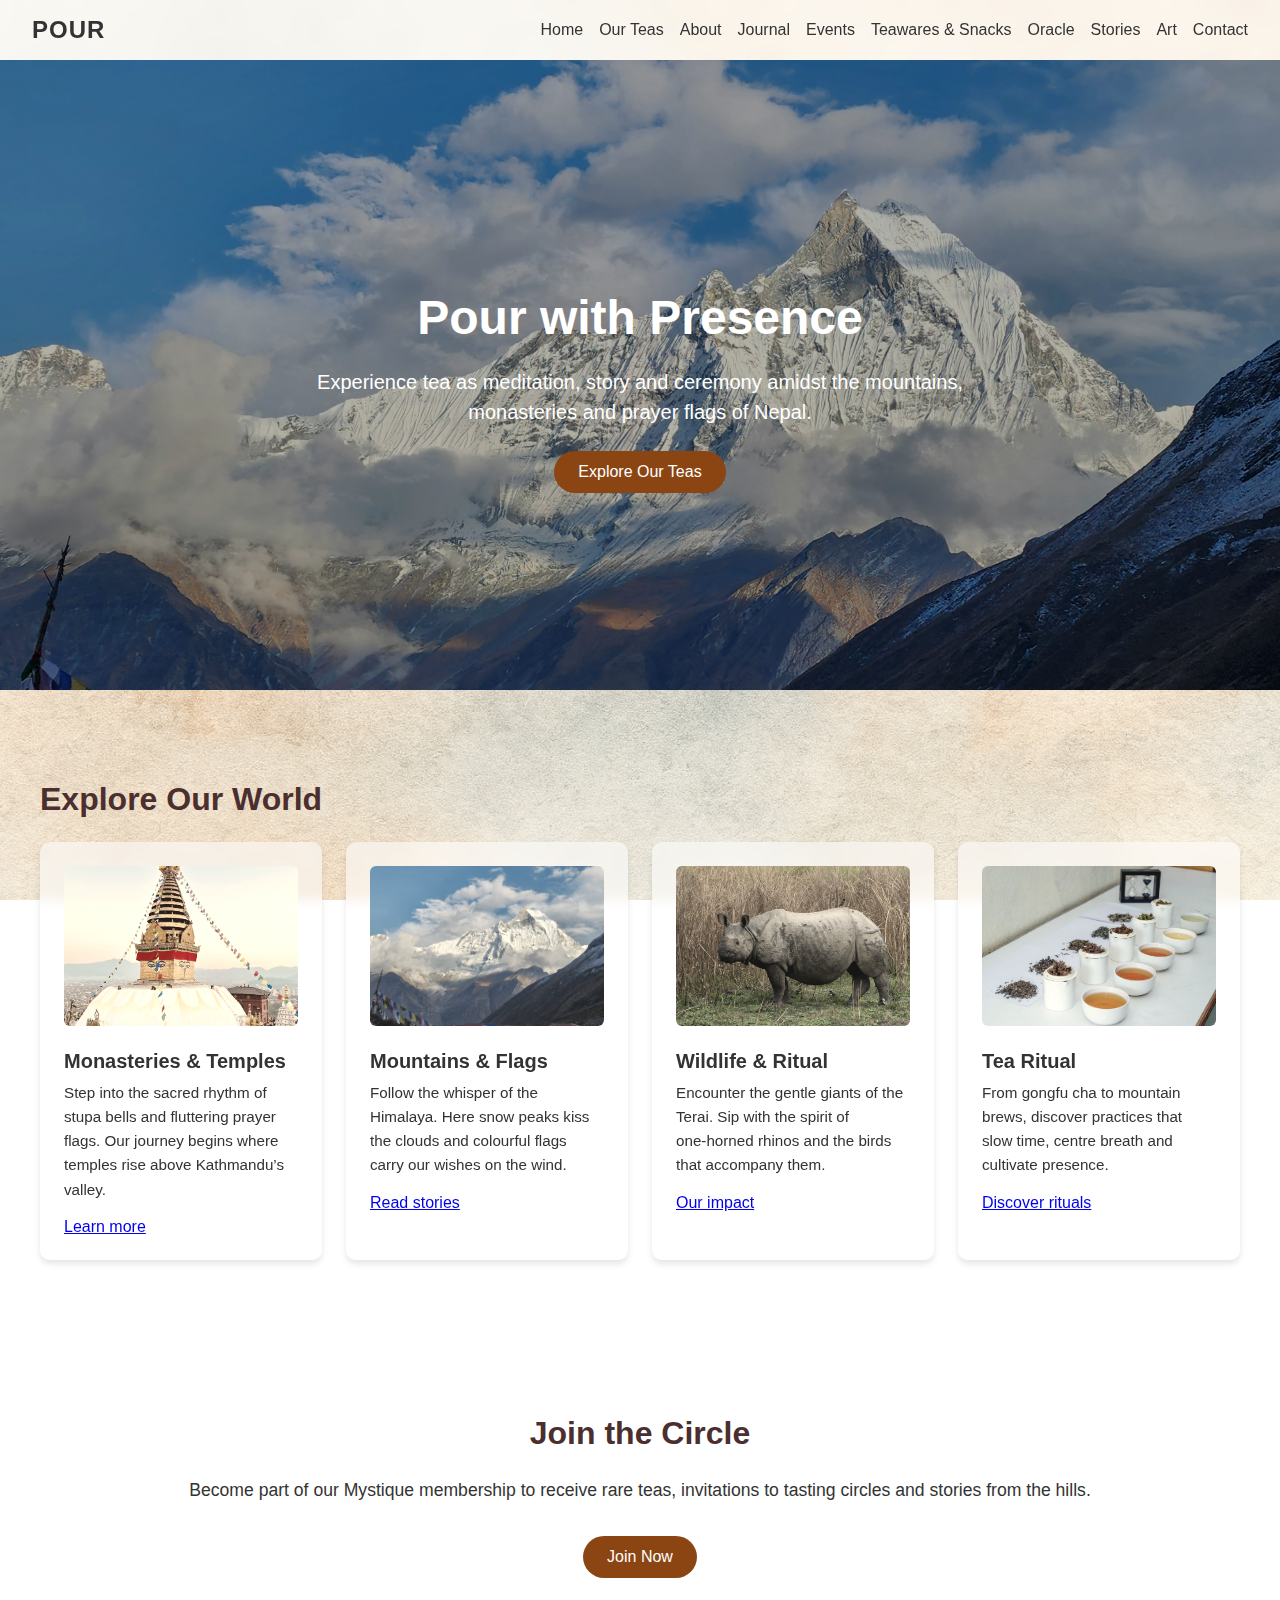
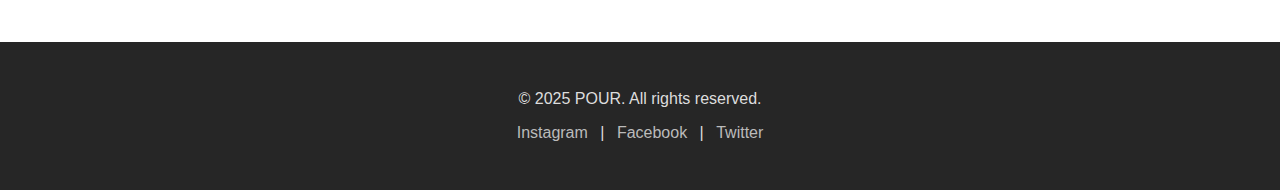
<file: index.html>
<!DOCTYPE html>
<html lang="en">
<head>
  <meta charset="UTF-8" />
  <meta name="viewport" content="width=device-width, initial-scale=1.0" />
  <title>POUR – Pour with Presence</title>
  <link rel="stylesheet" href="style.css" />
</head>
<body>
  <!-- Navigation bar -->
  <nav class="navbar">
    <div class="logo">POUR</div>
    <ul class="nav-links">
      <li><a href="index.html">Home</a></li>
      <li><a href="teas.html">Our Teas</a></li>
      <li><a href="about.html">About</a></li>
      <li><a href="journal.html">Journal</a></li>
      <li><a href="events.html">Events</a></li>
      <li><a href="teaware.html">Teawares &amp; Snacks</a></li>
      <li><a href="oracle.html">Oracle</a></li>
      <li><a href="stories.html">Stories</a></li>
      <li><a href="art.html">Art</a></li>
      <li><a href="contact.html">Contact</a></li>
    </ul>
  </nav>

  <!-- Hero Section -->
  <!-- Home hero uses a photograph of the Himalayan peaks and prayer flags to evoke
       the vastness and spirituality of Nepal.  We position the mountains
       towards the centre to frame the headline. -->
  <header class="hero" style="background-image:url('walter-coppola-M-m-RPiJwFs-unsplash.jpg'); background-position:center 40%; background-size:cover;">
    <div class="hero-content">
      <h1>Pour with Presence</h1>
      <p>Experience tea as meditation, story and ceremony amidst the mountains, monasteries and prayer flags of Nepal.</p>
      <a href="teas.html" class="cta">Explore Our Teas</a>
    </div>
  </header>

  <!-- Features Section -->
  <section class="section">
    <h2>Explore Our World</h2>
    <div class="card-grid">
      <!-- Monasteries & Temples Feature -->
      <div class="card">
        <img src="dinesh-shrestha-BIMR6VkgX7o-unsplash.jpg" alt="Stupa and prayer flags" />
        <h3>Monasteries &amp; Temples</h3>
        <p>Step into the sacred rhythm of stupa bells and fluttering prayer flags. Our journey begins where temples rise above Kathmandu’s valley.</p>
        <a href="about.html" class="button-link">Learn more</a>
      </div>
      <!-- Mountains & Prayer Flags Feature -->
      <div class="card">
        <img src="walter-coppola-M-m-RPiJwFs-unsplash.jpg" alt="Himalayan mountains with prayer flags" />
        <h3>Mountains &amp; Flags</h3>
        <p>Follow the whisper of the Himalaya. Here snow peaks kiss the clouds and colourful flags carry our wishes on the wind.</p>
        <a href="stories.html" class="button-link">Read stories</a>
      </div>
      <!-- Wildlife Feature -->
      <div class="card">
        <img src="martijn-vonk-aZFjQgDK8y0-unsplash.jpg" alt="One‑horned rhino in tall grass" />
        <h3>Wildlife &amp; Ritual</h3>
        <p>Encounter the gentle giants of the Terai. Sip with the spirit of one‑horned rhinos and the birds that accompany them.</p>
        <a href="impact.html" class="button-link">Our impact</a>
      </div>
      <!-- Tea Ritual Feature -->
      <div class="card">
        <img src="nepal-tea-collective-OH33WkJM-zw-unsplash.jpg" alt="Cups of tea and loose leaves" />
        <h3>Tea Ritual</h3>
        <p>From gongfu cha to mountain brews, discover practices that slow time, centre breath and cultivate presence.</p>
        <a href="rituals.html" class="button-link">Discover rituals</a>
      </div>
    </div>
  </section>

  <!-- Call to Action Section -->
  <section class="section" style="text-align:center;">
    <h2>Join the Circle</h2>
    <p>Become part of our Mystique membership to receive rare teas, invitations to tasting circles and stories from the hills.</p>
    <a href="membership.html" class="cta">Join Now</a>
  </section>

  <!-- Footer -->
  <footer class="footer">
    <p>&copy; 2025 POUR. All rights reserved.</p>
    <p>
      <a href="https://instagram.com">Instagram</a> |
      <a href="https://facebook.com">Facebook</a> |
      <a href="https://twitter.com">Twitter</a>
    </p>
  </footer>
</body>
</html>
</file>
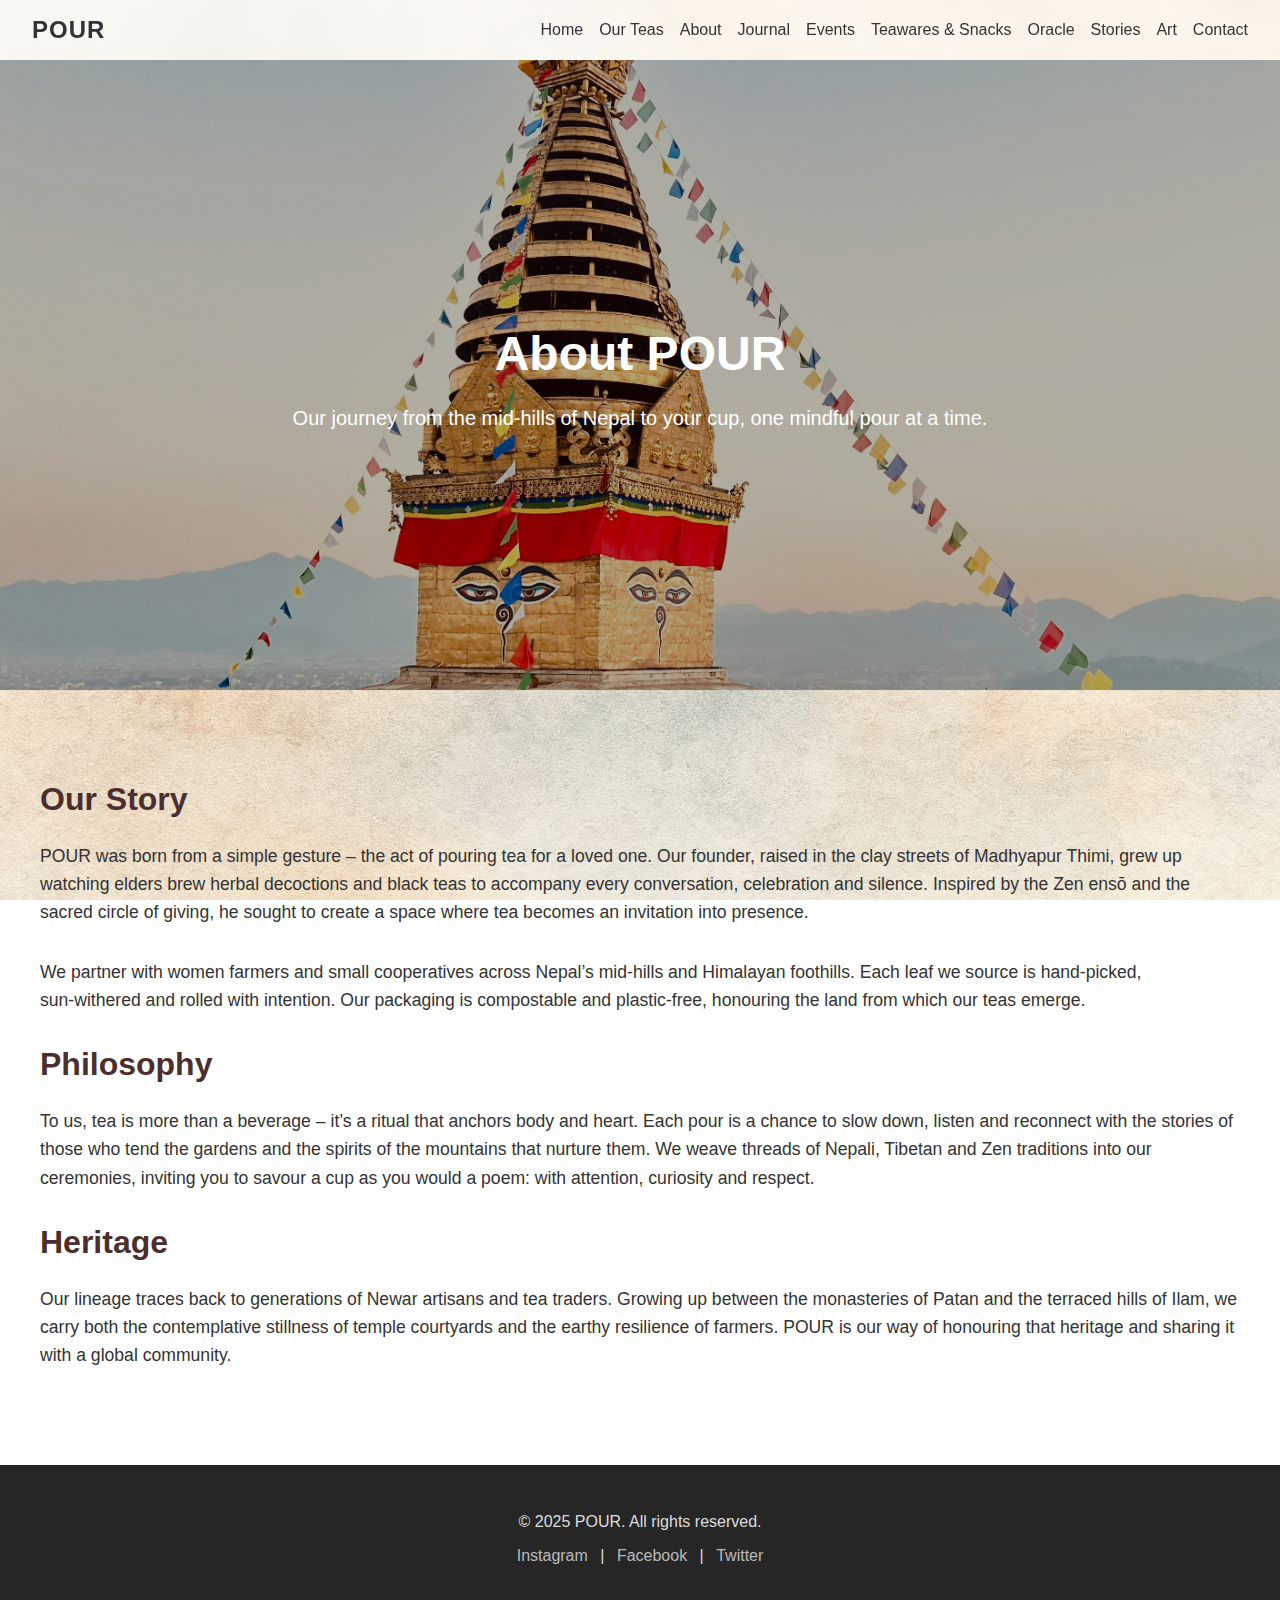
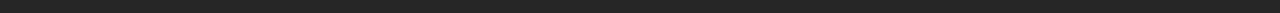
<file: about.html>
<!DOCTYPE html>
<html lang="en">
<head>
  <meta charset="UTF-8" />
  <meta name="viewport" content="width=device-width, initial-scale=1.0" />
  <title>About POUR</title>
  <link rel="stylesheet" href="style.css" />
</head>
<body>
  <nav class="navbar">
    <div class="logo">POUR</div>
    <ul class="nav-links">
      <li><a href="index.html">Home</a></li>
      <li><a href="teas.html">Our Teas</a></li>
      <li><a href="about.html">About</a></li>
      <li><a href="journal.html">Journal</a></li>
      <li><a href="events.html">Events</a></li>
      <li><a href="teaware.html">Teawares &amp; Snacks</a></li>
      <li><a href="oracle.html">Oracle</a></li>
      <li><a href="stories.html">Stories</a></li>
      <li><a href="art.html">Art</a></li>
      <li><a href="contact.html">Contact</a></li>
    </ul>
  </nav>
  <!-- About page hero shows the great stupa of Swayambhunath with prayer flags
       trailing toward the horizon.  We position the image so the spire rises
       beside the heading. -->
  <header class="hero" style="background-image:url('dinesh-shrestha-BIMR6VkgX7o-unsplash.jpg'); background-position:center 40%; background-size:cover;">
    <div class="hero-content">
      <h1>About POUR</h1>
      <p>Our journey from the mid‑hills of Nepal to your cup, one mindful pour at a time.</p>
    </div>
  </header>
  <section class="section">
    <h2>Our Story</h2>
    <p>
      POUR was born from a simple gesture – the act of pouring tea for a loved one. Our founder,
      raised in the clay streets of Madhyapur Thimi, grew up watching elders brew herbal decoctions
      and black teas to accompany every conversation, celebration and silence. Inspired by the Zen
      ensō and the sacred circle of giving, he sought to create a space where tea becomes an
      invitation into presence.
    </p>
    <p>
      We partner with women farmers and small cooperatives across Nepal’s mid‑hills and Himalayan
      foothills. Each leaf we source is hand‑picked, sun‑withered and rolled with intention.
      Our packaging is compostable and plastic‑free, honouring the land from which our teas emerge.
    </p>
    <h2>Philosophy</h2>
    <p>
      To us, tea is more than a beverage – it’s a ritual that anchors body and heart. Each pour
      is a chance to slow down, listen and reconnect with the stories of those who tend the gardens
      and the spirits of the mountains that nurture them. We weave threads of Nepali, Tibetan and
      Zen traditions into our ceremonies, inviting you to savour a cup as you would a poem: with
      attention, curiosity and respect.
    </p>
    <h2>Heritage</h2>
    <p>
      Our lineage traces back to generations of Newar artisans and tea traders. Growing up between
      the monasteries of Patan and the terraced hills of Ilam, we carry both the contemplative
      stillness of temple courtyards and the earthy resilience of farmers. POUR is our way of
      honouring that heritage and sharing it with a global community.
    </p>
  </section>
  <footer class="footer">
    <p>&copy; 2025 POUR. All rights reserved.</p>
    <p>
      <a href="https://instagram.com">Instagram</a> |
      <a href="https://facebook.com">Facebook</a> |
      <a href="https://twitter.com">Twitter</a>
    </p>
  </footer>
</body>
</html>
</file>
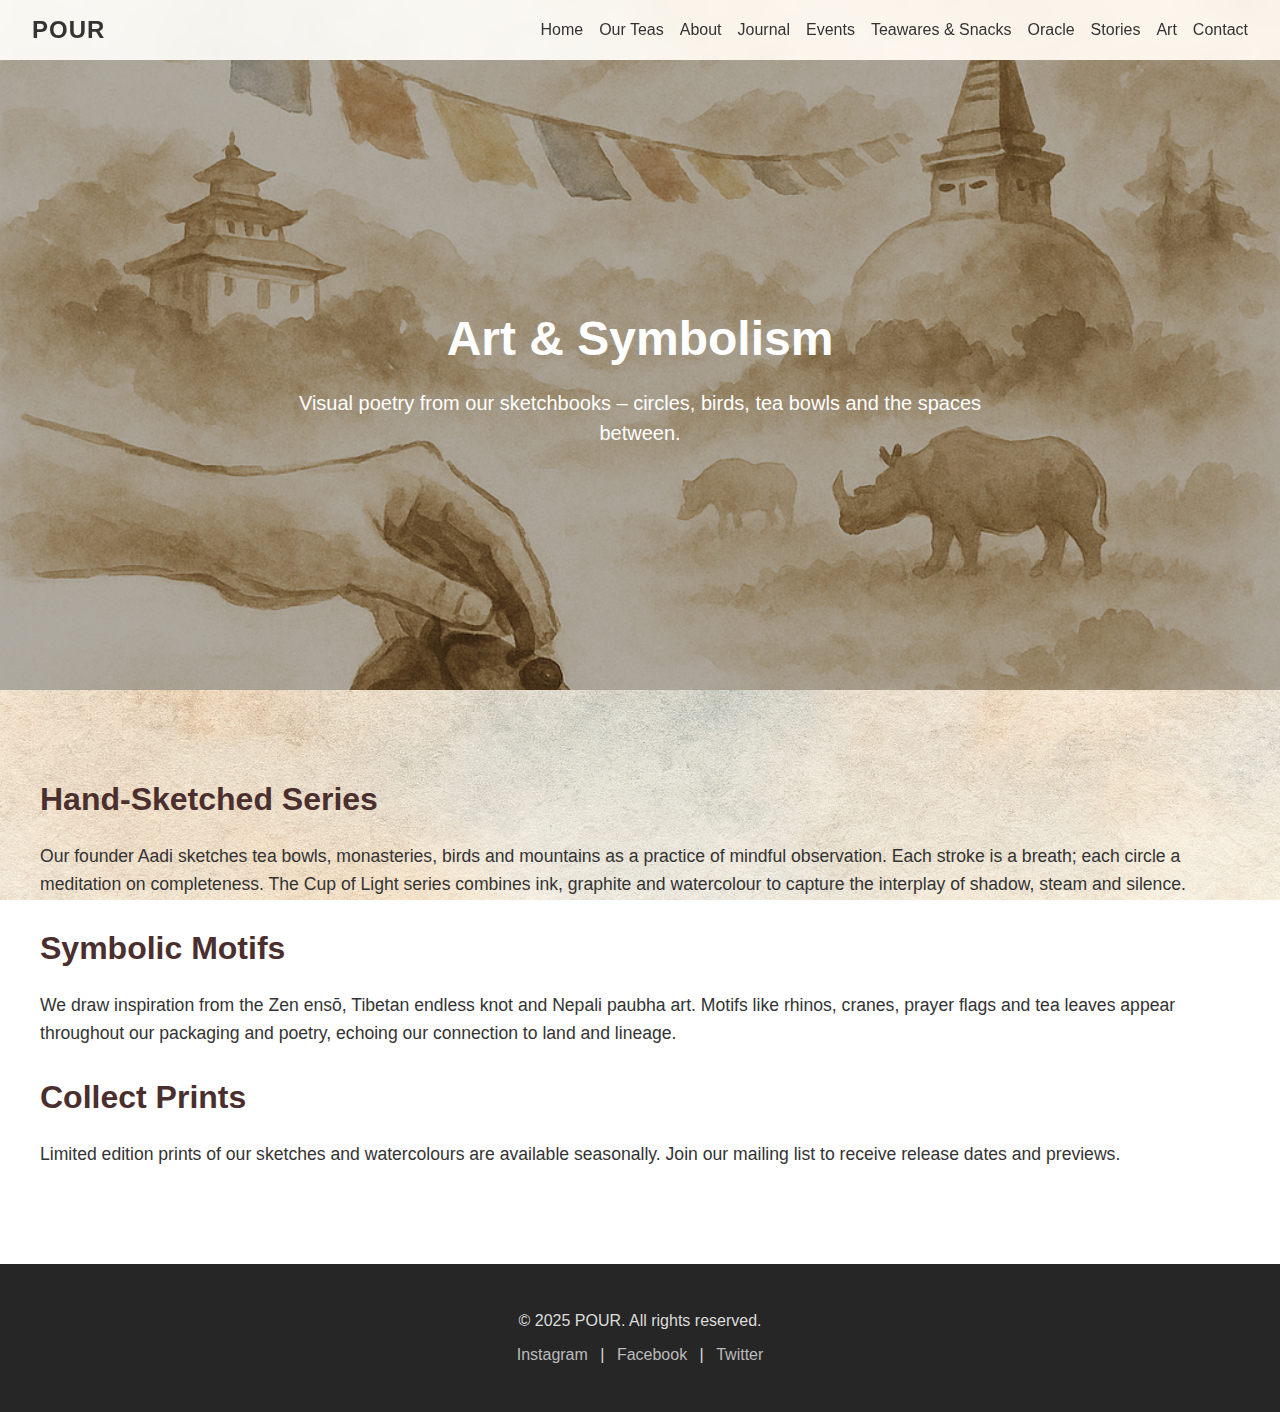
<file: art.html>
<!DOCTYPE html>
<html lang="en">
<head>
  <meta charset="UTF-8" />
  <meta name="viewport" content="width=device-width, initial-scale=1.0" />
  <title>Art &amp; Symbolism – POUR</title>
  <link rel="stylesheet" href="style.css" />
</head>
<body>
  <nav class="navbar">
    <div class="logo">POUR</div>
    <ul class="nav-links">
      <li><a href="index.html">Home</a></li>
      <li><a href="teas.html">Our Teas</a></li>
      <li><a href="about.html">About</a></li>
      <li><a href="journal.html">Journal</a></li>
      <li><a href="events.html">Events</a></li>
      <li><a href="teaware.html">Teawares &amp; Snacks</a></li>
      <li><a href="oracle.html">Oracle</a></li>
      <li><a href="stories.html">Stories</a></li>
      <li><a href="art.html">Art</a></li>
      <li><a href="contact.html">Contact</a></li>
    </ul>
  </nav>
  <!-- Art hero displays our hand‑painted teapot and cup.  The wash and steam set a serene tone for
       exploring sketches and symbolism. -->
  <header class="hero" style="background-image:url('09492164-638e-4cec-b91d-55d37cf251dd.png'); background-position:center 50%; background-size:cover;">
    <div class="hero-content">
      <h1>Art &amp; Symbolism</h1>
      <p>Visual poetry from our sketchbooks – circles, birds, tea bowls and the spaces between.</p>
    </div>
  </header>
  <section class="section">
    <h2>Hand‑Sketched Series</h2>
    <p>
      Our founder Aadi sketches tea bowls, monasteries, birds and mountains as a practice of mindful observation.
      Each stroke is a breath; each circle a meditation on completeness. The Cup of Light series combines ink,
      graphite and watercolour to capture the interplay of shadow, steam and silence.
    </p>
    <h2>Symbolic Motifs</h2>
    <p>
      We draw inspiration from the Zen ensō, Tibetan endless knot and Nepali paubha art. Motifs like rhinos,
      cranes, prayer flags and tea leaves appear throughout our packaging and poetry, echoing our connection to
      land and lineage.
    </p>
    <h2>Collect Prints</h2>
    <p>
      Limited edition prints of our sketches and watercolours are available seasonally. Join our mailing list to
      receive release dates and previews.
    </p>
  </section>
  <footer class="footer">
    <p>&copy; 2025 POUR. All rights reserved.</p>
    <p>
      <a href="https://instagram.com">Instagram</a> |
      <a href="https://facebook.com">Facebook</a> |
      <a href="https://twitter.com">Twitter</a>
    </p>
  </footer>
</body>
</html>
</file>
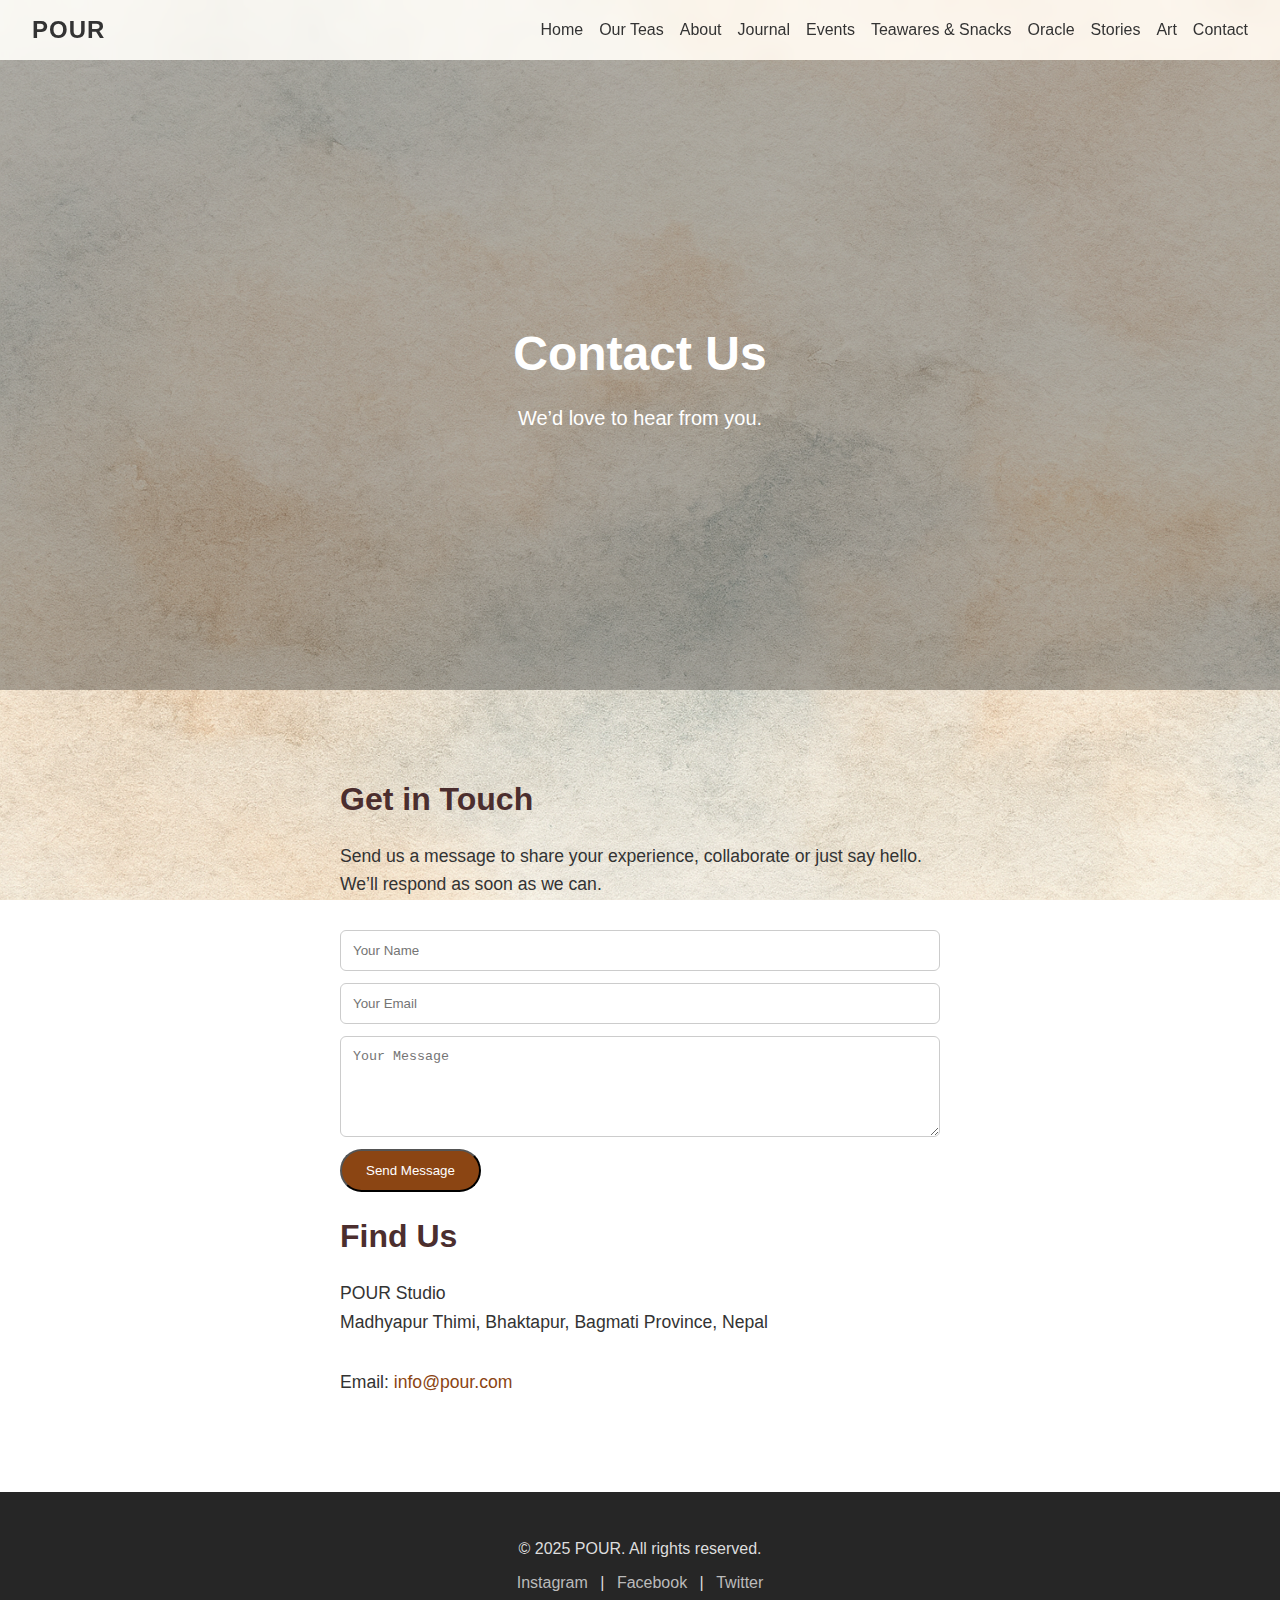
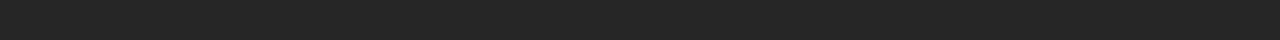
<file: contact.html>
<!DOCTYPE html>
<html lang="en">
<head>
  <meta charset="UTF-8" />
  <meta name="viewport" content="width=device-width, initial-scale=1.0" />
  <title>Contact – POUR</title>
  <link rel="stylesheet" href="style.css" />
</head>
<body>
  <nav class="navbar">
    <div class="logo">POUR</div>
    <ul class="nav-links">
      <li><a href="index.html">Home</a></li>
      <li><a href="teas.html">Our Teas</a></li>
      <li><a href="about.html">About</a></li>
      <li><a href="journal.html">Journal</a></li>
      <li><a href="events.html">Events</a></li>
      <li><a href="teaware.html">Teawares &amp; Snacks</a></li>
      <li><a href="oracle.html">Oracle</a></li>
      <li><a href="stories.html">Stories</a></li>
      <li><a href="art.html">Art</a></li>
      <li><a href="contact.html">Contact</a></li>
    </ul>
  </nav>
  <!-- Contact hero uses a simple wash of our paper texture without additional imagery.  The open space invites
       conversation and connection. -->
  <header class="hero" style="background-image:url('02cb08f1-5daf-42b4-83ee-00e047bcaafa.png'); background-position:center center; background-size:cover;">
    <div class="hero-content">
      <h1>Contact Us</h1>
      <p>We’d love to hear from you.</p>
    </div>
  </header>
  <section class="section" style="max-width:600px;">
    <h2>Get in Touch</h2>
    <p>Send us a message to share your experience, collaborate or just say hello. We’ll respond as soon as we can.</p>
    <form action="#" method="post" style="display:flex; flex-direction:column; gap:0.75rem;">
      <input type="text" name="name" placeholder="Your Name" style="padding:0.75rem; border-radius:6px; border:1px solid #ccc;" />
      <input type="email" name="email" placeholder="Your Email" style="padding:0.75rem; border-radius:6px; border:1px solid #ccc;" />
      <textarea name="message" rows="5" placeholder="Your Message" style="padding:0.75rem; border-radius:6px; border:1px solid #ccc;"></textarea>
      <button type="submit" class="cta" style="align-self:flex-start;">Send Message</button>
    </form>
    <h2>Find Us</h2>
    <p>POUR Studio<br/>Madhyapur Thimi, Bhaktapur, Bagmati Province, Nepal</p>
    <p>Email: <a href="mailto:info@pour.com" style="color:#8b4513; text-decoration:none;">info@pour.com</a></p>
  </section>
  <footer class="footer">
    <p>&copy; 2025 POUR. All rights reserved.</p>
    <p>
      <a href="https://instagram.com">Instagram</a> |
      <a href="https://facebook.com">Facebook</a> |
      <a href="https://twitter.com">Twitter</a>
    </p>
  </footer>
</body>
</html>
</file>
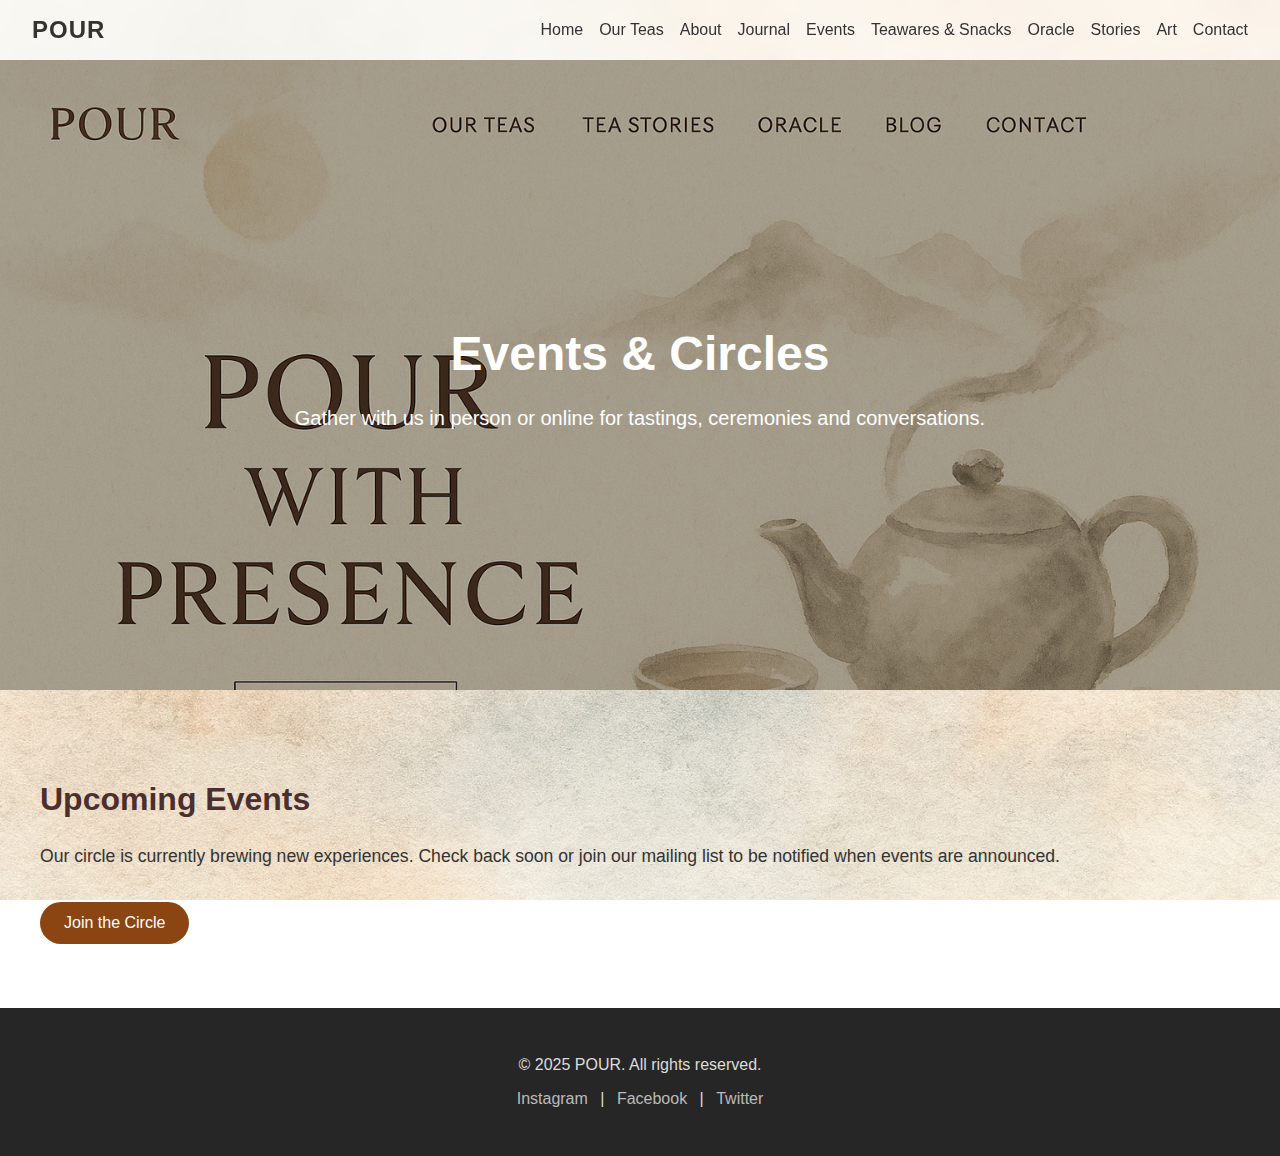
<file: events.html>
<!DOCTYPE html>
<html lang="en">
<head>
  <meta charset="UTF-8" />
  <meta name="viewport" content="width=device-width, initial-scale=1.0" />
  <title>Events &amp; Circles – POUR</title>
  <link rel="stylesheet" href="style.css" />
</head>
<body>
  <nav class="navbar">
    <div class="logo">POUR</div>
    <ul class="nav-links">
      <li><a href="index.html">Home</a></li>
      <li><a href="teas.html">Our Teas</a></li>
      <li><a href="about.html">About</a></li>
      <li><a href="journal.html">Journal</a></li>
      <li><a href="events.html">Events</a></li>
      <li><a href="teaware.html">Teawares &amp; Snacks</a></li>
      <li><a href="oracle.html">Oracle</a></li>
      <li><a href="stories.html">Stories</a></li>
      <li><a href="art.html">Art</a></li>
      <li><a href="contact.html">Contact</a></li>
    </ul>
  </nav>
  <!-- Events hero uses our hand‑painted landscape featuring prayer flags, rhinos and temples.  The composition invites
       communal gatherings beneath the mountains. -->
  <header class="hero" style="background-image:url('da8364be-b9cc-4fde-97ba-4e3370fbdced.png'); background-position:center top; background-size:cover;">
    <div class="hero-content">
      <h1>Events &amp; Circles</h1>
      <p>Gather with us in person or online for tastings, ceremonies and conversations.</p>
    </div>
  </header>
  <section class="section">
    <h2>Upcoming Events</h2>
    <p>Our circle is currently brewing new experiences. Check back soon or join our mailing list to be notified when
      events are announced.</p>
    <a href="membership.html" class="cta">Join the Circle</a>
  </section>
  <footer class="footer">
    <p>&copy; 2025 POUR. All rights reserved.</p>
    <p>
      <a href="https://instagram.com">Instagram</a> |
      <a href="https://facebook.com">Facebook</a> |
      <a href="https://twitter.com">Twitter</a>
    </p>
  </footer>
</body>
</html>
</file>
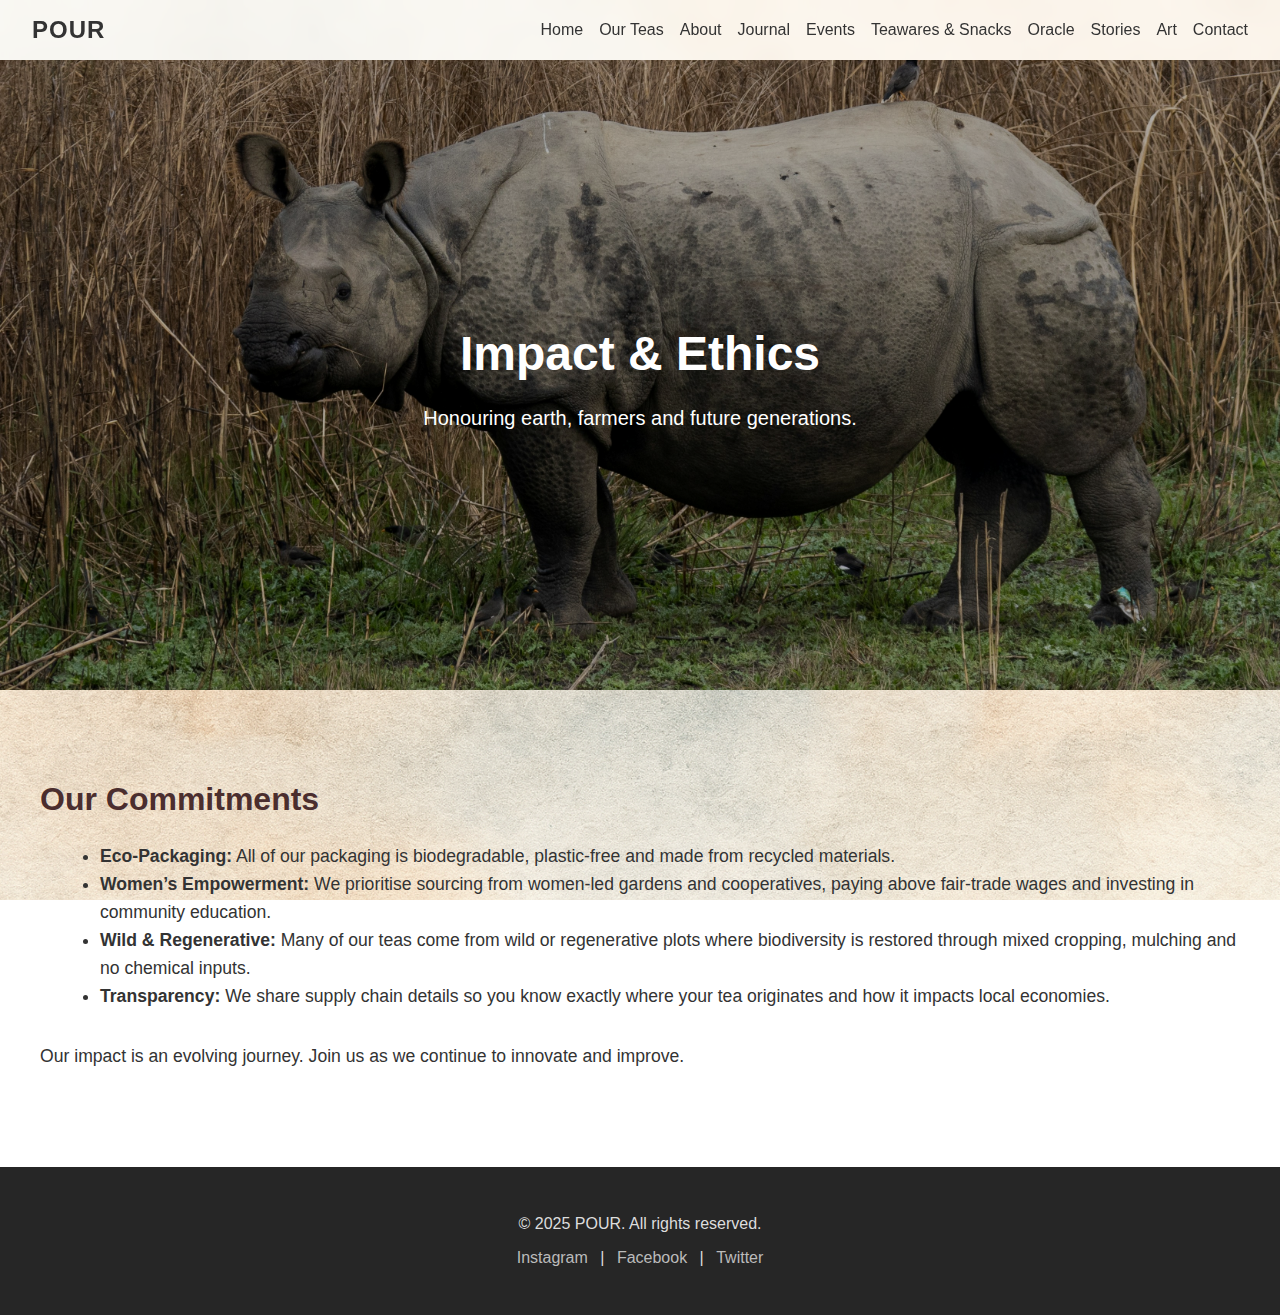
<file: impact.html>
<!DOCTYPE html>
<html lang="en">
<head>
  <meta charset="UTF-8" />
  <meta name="viewport" content="width=device-width, initial-scale=1.0" />
  <title>Impact &amp; Ethics – POUR</title>
  <link rel="stylesheet" href="style.css" />
</head>
<body>
  <nav class="navbar">
    <div class="logo">POUR</div>
    <ul class="nav-links">
      <li><a href="index.html">Home</a></li>
      <li><a href="teas.html">Our Teas</a></li>
      <li><a href="about.html">About</a></li>
      <li><a href="journal.html">Journal</a></li>
      <li><a href="events.html">Events</a></li>
      <li><a href="teaware.html">Teawares &amp; Snacks</a></li>
      <li><a href="oracle.html">Oracle</a></li>
      <li><a href="stories.html">Stories</a></li>
      <li><a href="art.html">Art</a></li>
      <li><a href="contact.html">Contact</a></li>
    </ul>
  </nav>
  <!-- Impact hero depicts a majestic rhino in tall grasses to remind us of the landscapes and creatures we aim to
       protect.  We anchor the image near the bottom so the rhino emerges from the mist. -->
  <header class="hero" style="background-image:url('martijn-vonk-aZFjQgDK8y0-unsplash.jpg'); background-position:center 80%; background-size:cover;">
    <div class="hero-content">
      <h1>Impact &amp; Ethics</h1>
      <p>Honouring earth, farmers and future generations.</p>
    </div>
  </header>
  <section class="section">
    <h2>Our Commitments</h2>
    <ul style="list-style:disc; margin-left:1.25rem; font-size:1.1rem; line-height:1.6;">
      <li><strong>Eco‑Packaging:</strong> All of our packaging is biodegradable, plastic‑free and made from recycled materials.</li>
      <li><strong>Women’s Empowerment:</strong> We prioritise sourcing from women‑led gardens and cooperatives, paying above
        fair‑trade wages and investing in community education.</li>
      <li><strong>Wild &amp; Regenerative:</strong> Many of our teas come from wild or regenerative plots where biodiversity is
        restored through mixed cropping, mulching and no chemical inputs.</li>
      <li><strong>Transparency:</strong> We share supply chain details so you know exactly where your tea originates and how it
        impacts local economies.</li>
    </ul>
    <p style="margin-top:2rem;">Our impact is an evolving journey. Join us as we continue to innovate and improve.</p>
  </section>
  <footer class="footer">
    <p>&copy; 2025 POUR. All rights reserved.</p>
    <p>
      <a href="https://instagram.com">Instagram</a> |
      <a href="https://facebook.com">Facebook</a> |
      <a href="https://twitter.com">Twitter</a>
    </p>
  </footer>
</body>
</html>
</file>
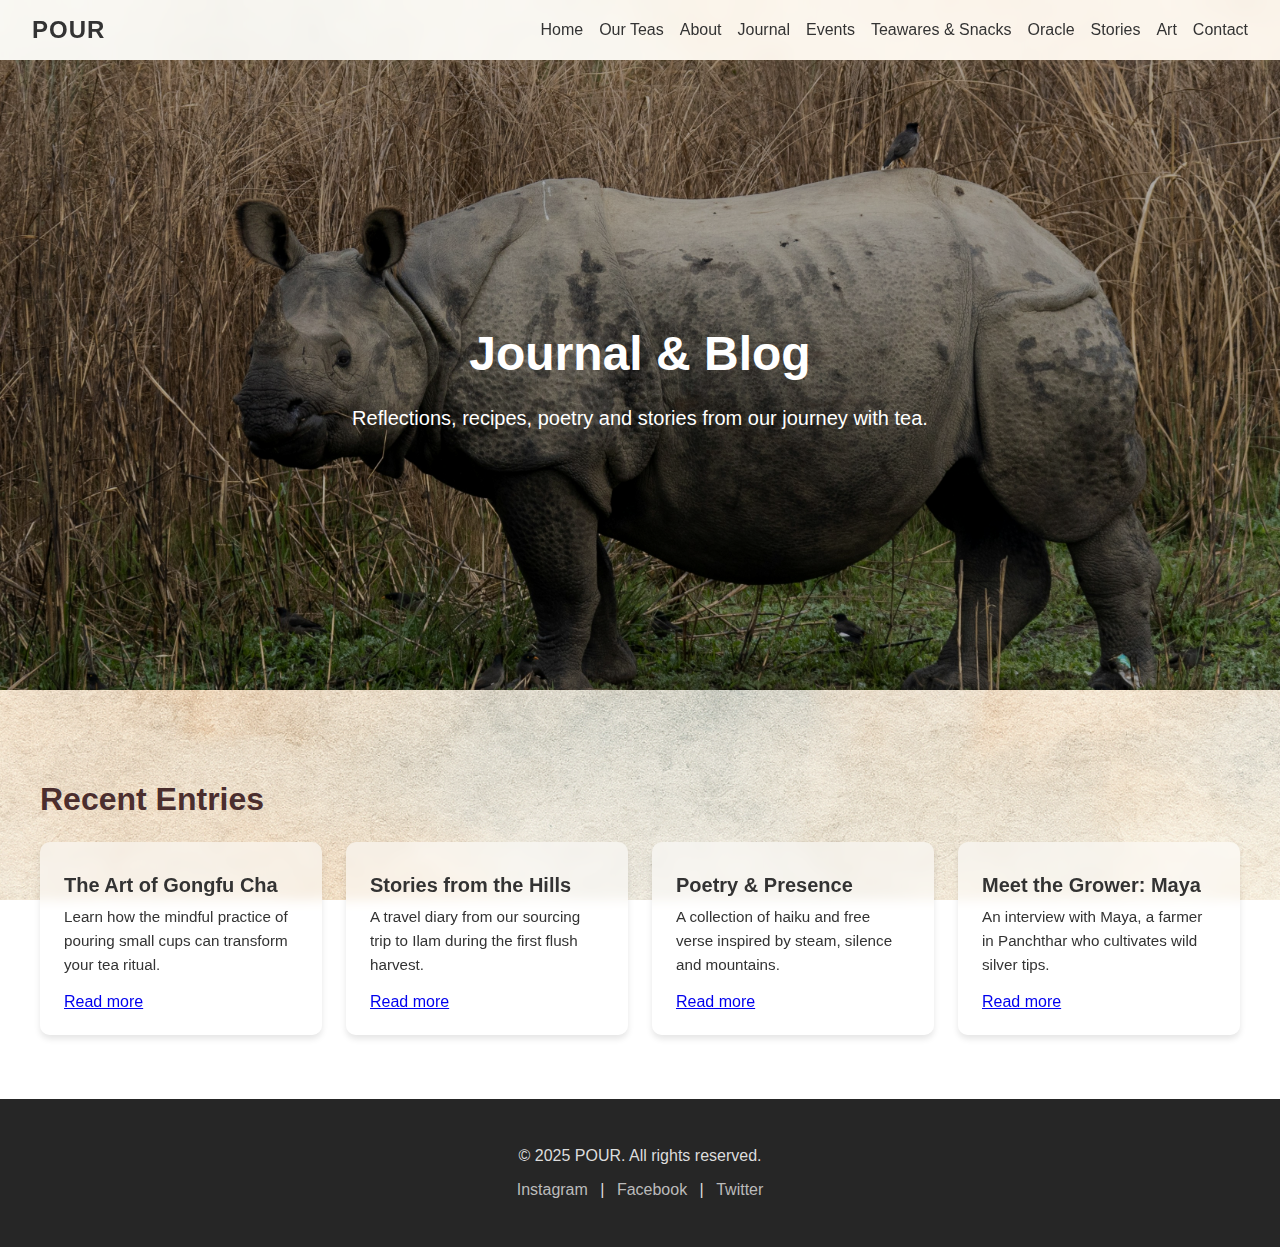
<file: journal.html>
<!DOCTYPE html>
<html lang="en">
<head>
  <meta charset="UTF-8" />
  <meta name="viewport" content="width=device-width, initial-scale=1.0" />
  <title>Journal &amp; Blog – POUR</title>
  <link rel="stylesheet" href="style.css" />
</head>
<body>
  <nav class="navbar">
    <div class="logo">POUR</div>
    <ul class="nav-links">
      <li><a href="index.html">Home</a></li>
      <li><a href="teas.html">Our Teas</a></li>
      <li><a href="about.html">About</a></li>
      <li><a href="journal.html">Journal</a></li>
      <li><a href="events.html">Events</a></li>
      <li><a href="teaware.html">Teawares &amp; Snacks</a></li>
      <li><a href="oracle.html">Oracle</a></li>
      <li><a href="stories.html">Stories</a></li>
      <li><a href="art.html">Art</a></li>
      <li><a href="contact.html">Contact</a></li>
    </ul>
  </nav>
  <!-- A contemplative rhino in tall grasses provides a grounded backdrop for our journal.  We crop the image so
       the rhino’s gaze leads towards the headline, inviting the reader inward. -->
  <header class="hero" style="background-image:url('martijn-vonk-aZFjQgDK8y0-unsplash.jpg'); background-position:center 50%; background-size:cover;">
    <div class="hero-content">
      <h1>Journal &amp; Blog</h1>
      <p>Reflections, recipes, poetry and stories from our journey with tea.</p>
    </div>
  </header>
  <section class="section">
    <h2>Recent Entries</h2>
    <div class="card-grid">
      <div class="card">
        <h3>The Art of Gongfu Cha</h3>
        <p>Learn how the mindful practice of pouring small cups can transform your tea ritual.</p>
        <a href="#" class="button-link">Read more</a>
      </div>
      <div class="card">
        <h3>Stories from the Hills</h3>
        <p>A travel diary from our sourcing trip to Ilam during the first flush harvest.</p>
        <a href="#" class="button-link">Read more</a>
      </div>
      <div class="card">
        <h3>Poetry &amp; Presence</h3>
        <p>A collection of haiku and free verse inspired by steam, silence and mountains.</p>
        <a href="#" class="button-link">Read more</a>
      </div>
      <div class="card">
        <h3>Meet the Grower: Maya</h3>
        <p>An interview with Maya, a farmer in Panchthar who cultivates wild silver tips.</p>
        <a href="#" class="button-link">Read more</a>
      </div>
    </div>
  </section>
  <footer class="footer">
    <p>&copy; 2025 POUR. All rights reserved.</p>
    <p>
      <a href="https://instagram.com">Instagram</a> |
      <a href="https://facebook.com">Facebook</a> |
      <a href="https://twitter.com">Twitter</a>
    </p>
  </footer>
</body>
</html>
</file>
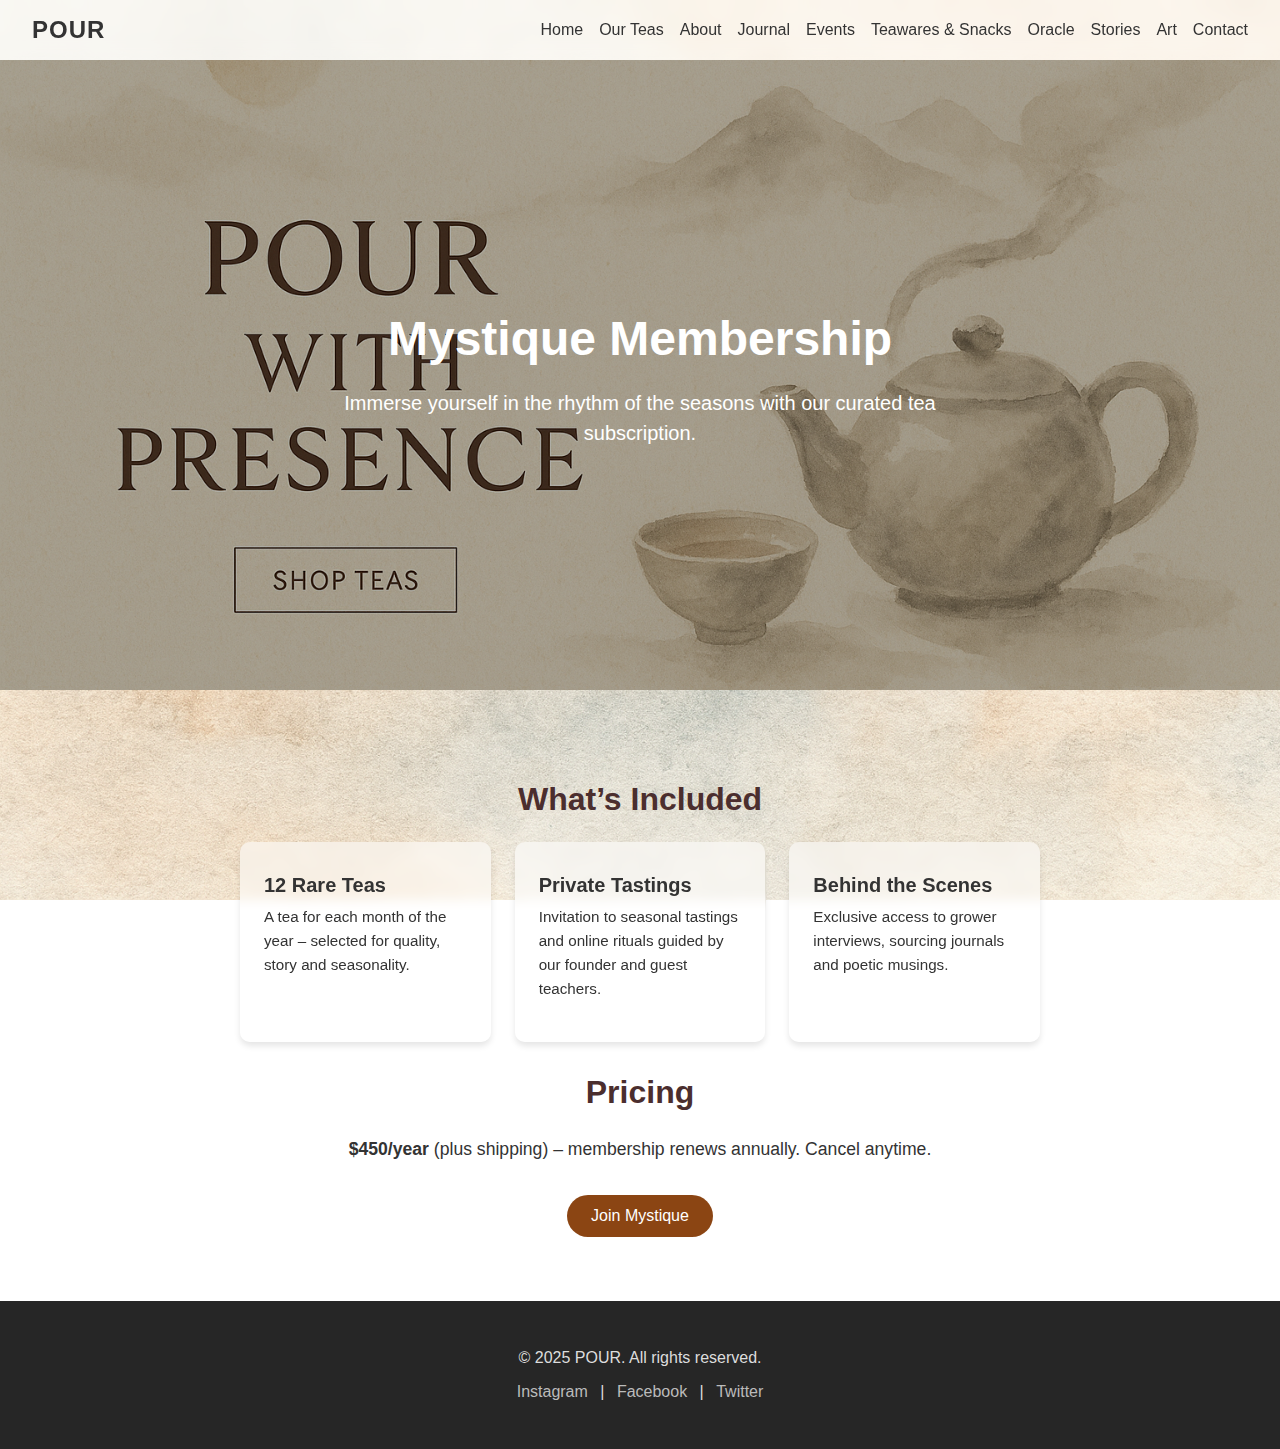
<file: membership.html>
<!DOCTYPE html>
<html lang="en">
<head>
  <meta charset="UTF-8" />
  <meta name="viewport" content="width=device-width, initial-scale=1.0" />
  <title>Mystique Membership – POUR</title>
  <link rel="stylesheet" href="style.css" />
</head>
<body>
  <nav class="navbar">
    <div class="logo">POUR</div>
    <ul class="nav-links">
      <li><a href="index.html">Home</a></li>
      <li><a href="teas.html">Our Teas</a></li>
      <li><a href="about.html">About</a></li>
      <li><a href="journal.html">Journal</a></li>
      <li><a href="events.html">Events</a></li>
      <li><a href="teaware.html">Teawares &amp; Snacks</a></li>
      <li><a href="oracle.html">Oracle</a></li>
      <li><a href="stories.html">Stories</a></li>
      <li><a href="art.html">Art</a></li>
      <li><a href="contact.html">Contact</a></li>
    </ul>
  </nav>
  <!-- Membership hero utilises our illustrated landscape featuring teaware and mountains.  The warm tones invite
       visitors to step into an intimate relationship with our teas. -->
  <header class="hero" style="background-image:url('da8364be-b9cc-4fde-97ba-4e3370fbdced.png'); background-position:center 60%; background-size:cover;">
    <div class="hero-content">
      <h1>Mystique Membership</h1>
      <p>Immerse yourself in the rhythm of the seasons with our curated tea subscription.</p>
    </div>
  </header>
  <section class="section" style="text-align:center;">
    <h2>What’s Included</h2>
    <div class="card-grid" style="max-width:800px; margin:auto;">
      <div class="card">
        <h3>12 Rare Teas</h3>
        <p>A tea for each month of the year – selected for quality, story and seasonality.</p>
      </div>
      <div class="card">
        <h3>Private Tastings</h3>
        <p>Invitation to seasonal tastings and online rituals guided by our founder and guest teachers.</p>
      </div>
      <div class="card">
        <h3>Behind the Scenes</h3>
        <p>Exclusive access to grower interviews, sourcing journals and poetic musings.</p>
      </div>
    </div>
    <h2 style="margin-top:2rem;">Pricing</h2>
    <p><strong>$450/year</strong> (plus shipping) – membership renews annually. Cancel anytime.</p>
    <a href="contact.html" class="cta">Join Mystique</a>
  </section>
  <footer class="footer">
    <p>&copy; 2025 POUR. All rights reserved.</p>
    <p>
      <a href="https://instagram.com">Instagram</a> |
      <a href="https://facebook.com">Facebook</a> |
      <a href="https://twitter.com">Twitter</a>
    </p>
  </footer>
</body>
</html>
</file>
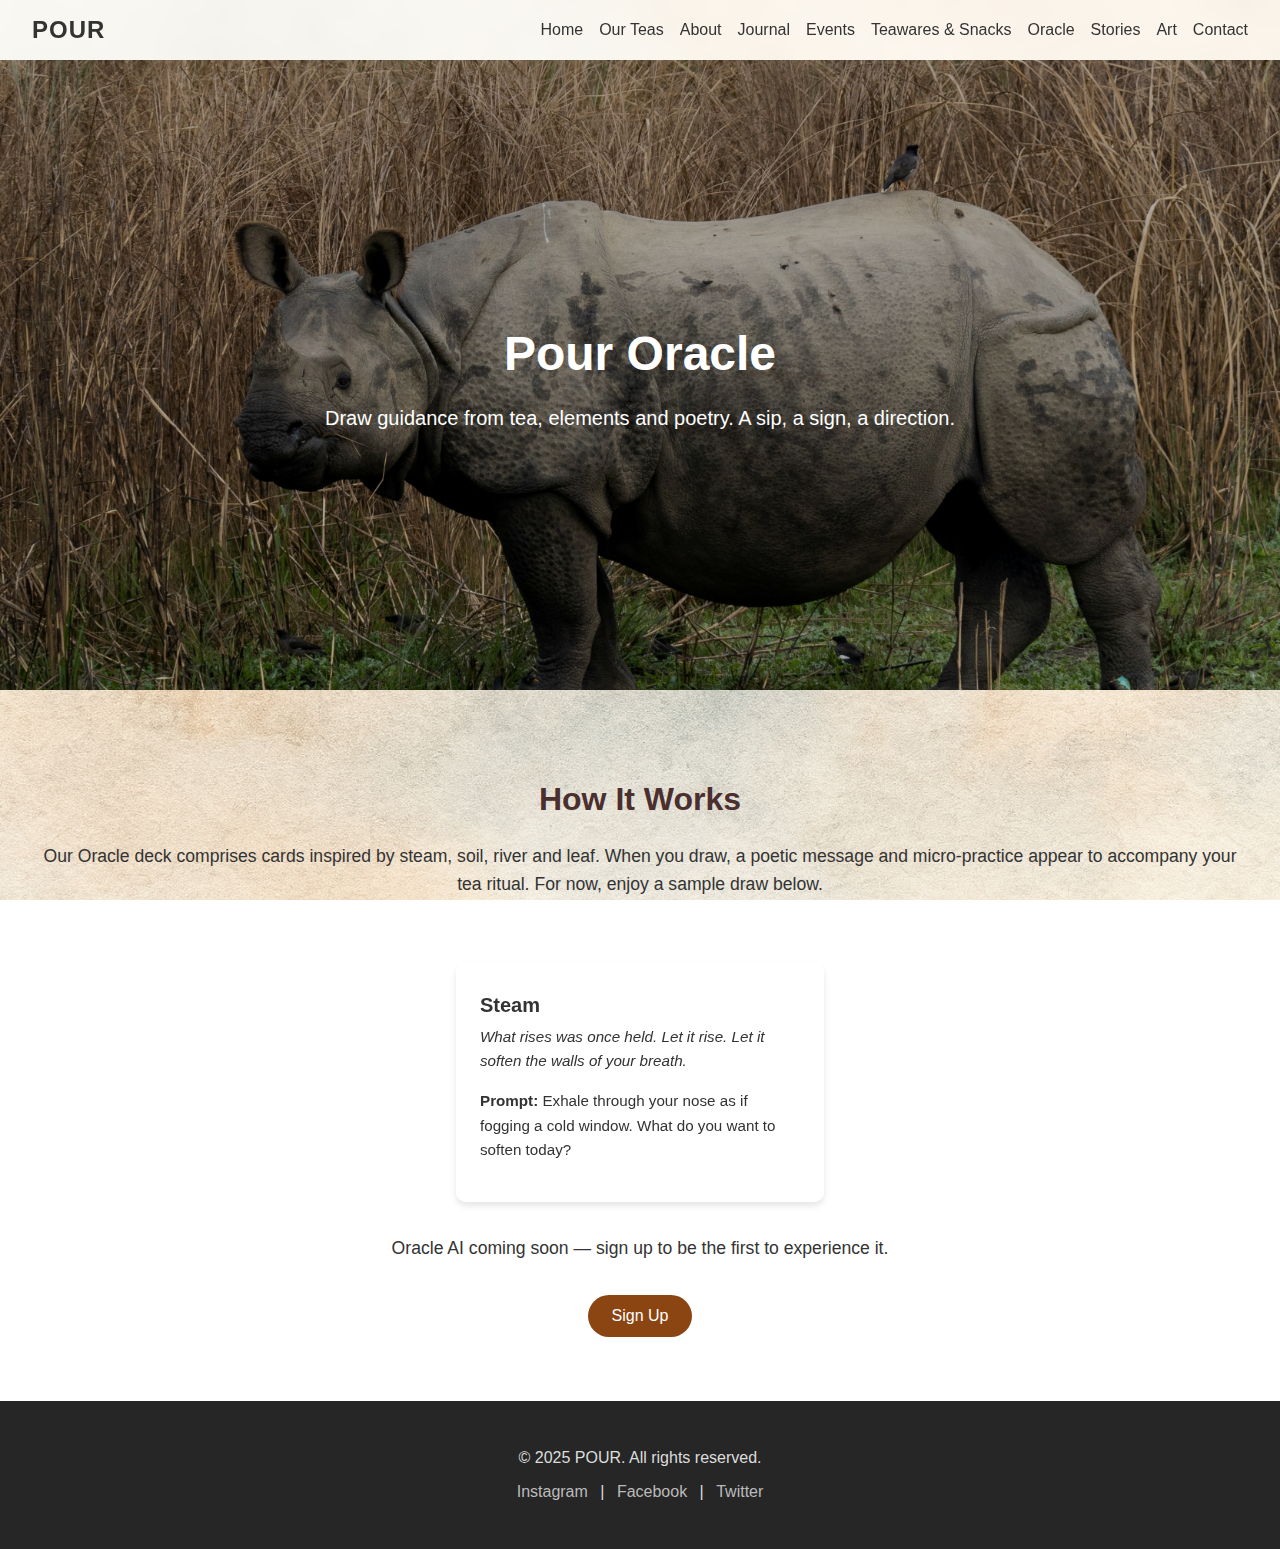
<file: oracle.html>
<!DOCTYPE html>
<html lang="en">
<head>
  <meta charset="UTF-8" />
  <meta name="viewport" content="width=device-width, initial-scale=1.0" />
  <title>Pour Oracle – POUR</title>
  <link rel="stylesheet" href="style.css" />
</head>
<body>
  <nav class="navbar">
    <div class="logo">POUR</div>
    <ul class="nav-links">
      <li><a href="index.html">Home</a></li>
      <li><a href="teas.html">Our Teas</a></li>
      <li><a href="about.html">About</a></li>
      <li><a href="journal.html">Journal</a></li>
      <li><a href="events.html">Events</a></li>
      <li><a href="teaware.html">Teawares &amp; Snacks</a></li>
      <li><a href="oracle.html">Oracle</a></li>
      <li><a href="stories.html">Stories</a></li>
      <li><a href="art.html">Art</a></li>
      <li><a href="contact.html">Contact</a></li>
    </ul>
  </nav>
  <!-- Oracle hero features the one‑horned rhino symbolizing strength and intuition.  The misty grasses evoke the
       mystery of oracular visions. -->
  <header class="hero" style="background-image:url('martijn-vonk-aZFjQgDK8y0-unsplash.jpg'); background-position:center 40%; background-size:cover;">
    <div class="hero-content">
      <h1>Pour Oracle</h1>
      <p>Draw guidance from tea, elements and poetry. A sip, a sign, a direction.</p>
    </div>
  </header>
  <section class="section" style="text-align:center;">
    <h2>How It Works</h2>
    <p>Our Oracle deck comprises cards inspired by steam, soil, river and leaf. When you draw, a poetic message and
      micro‑practice appear to accompany your tea ritual. For now, enjoy a sample draw below.</p>
    <div class="card" style="display:inline-block; max-width:320px; margin-top:2rem;">
      <h3>Steam</h3>
      <p><em>What rises was once held. Let it rise. Let it soften the walls of your breath.</em></p>
      <p><strong>Prompt:</strong> Exhale through your nose as if fogging a cold window. What do you want to soften today?</p>
    </div>
    <p style="margin-top:2rem;">Oracle AI coming soon — sign up to be the first to experience it.</p>
    <a href="membership.html" class="cta">Sign Up</a>
  </section>
  <footer class="footer">
    <p>&copy; 2025 POUR. All rights reserved.</p>
    <p>
      <a href="https://instagram.com">Instagram</a> |
      <a href="https://facebook.com">Facebook</a> |
      <a href="https://twitter.com">Twitter</a>
    </p>
  </footer>
</body>
</html>
</file>
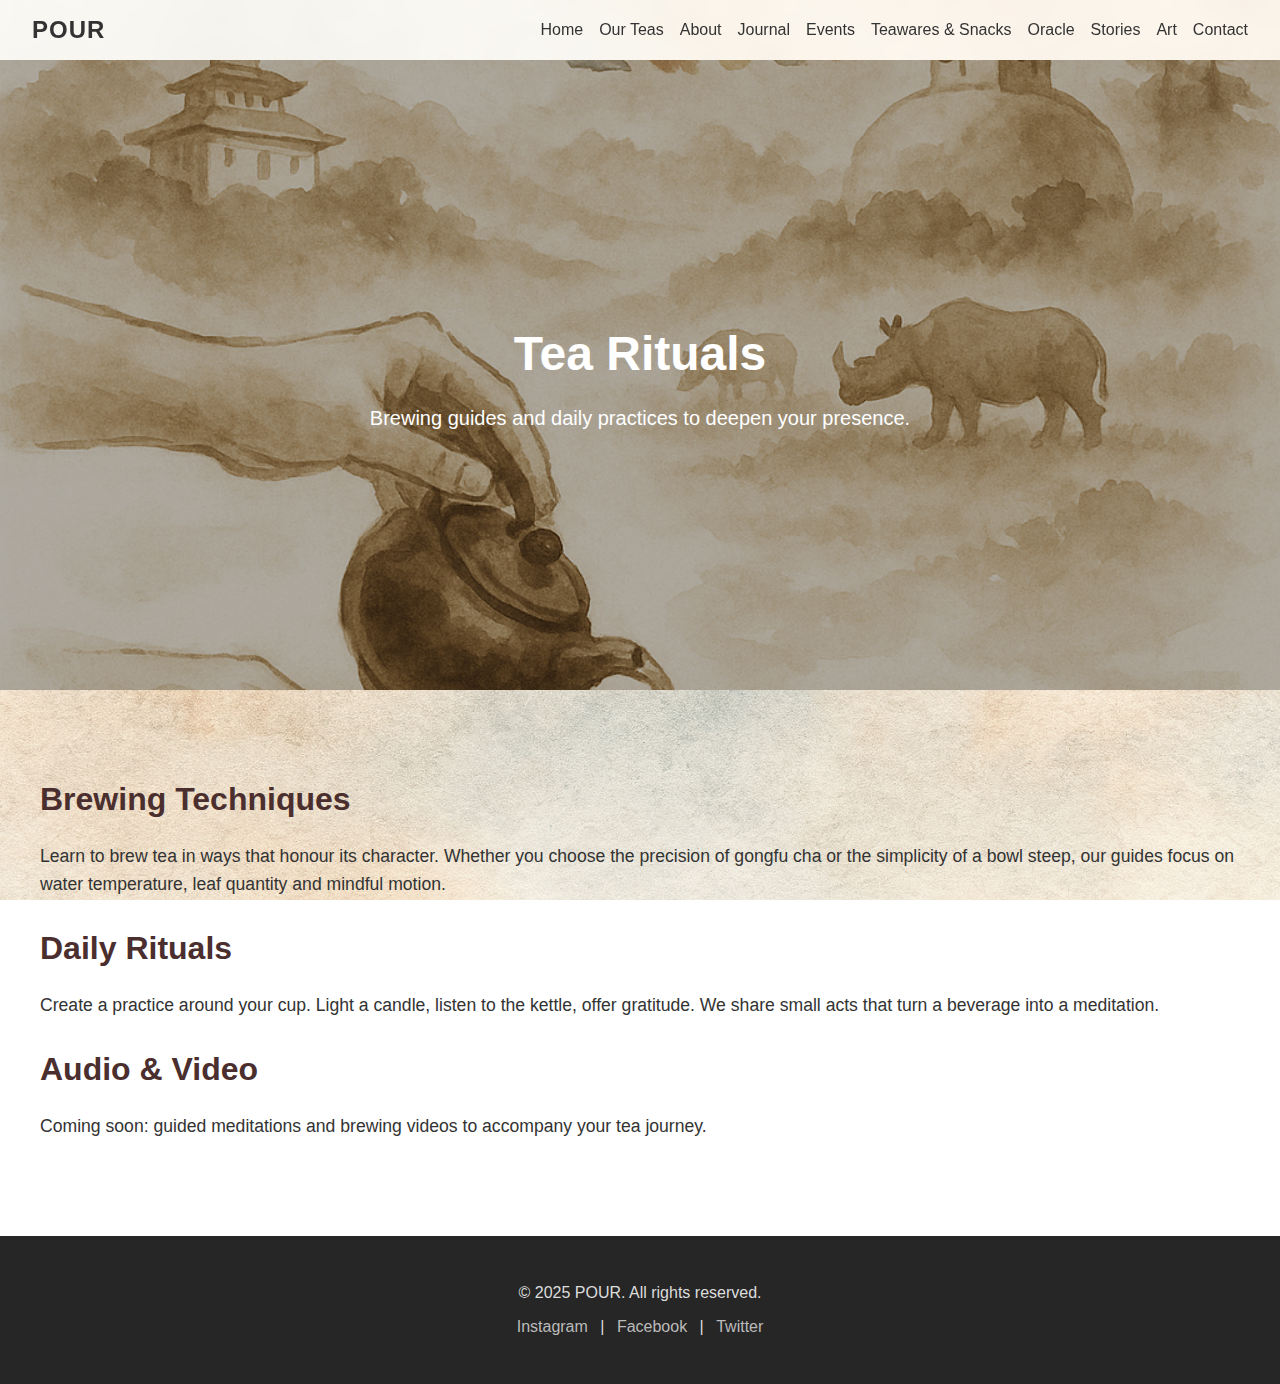
<file: rituals.html>
<!DOCTYPE html>
<html lang="en">
<head>
  <meta charset="UTF-8" />
  <meta name="viewport" content="width=device-width, initial-scale=1.0" />
  <title>Tea Rituals – POUR</title>
  <link rel="stylesheet" href="style.css" />
</head>
<body>
  <nav class="navbar">
    <div class="logo">POUR</div>
    <ul class="nav-links">
      <li><a href="index.html">Home</a></li>
      <li><a href="teas.html">Our Teas</a></li>
      <li><a href="about.html">About</a></li>
      <li><a href="journal.html">Journal</a></li>
      <li><a href="events.html">Events</a></li>
      <li><a href="teaware.html">Teawares &amp; Snacks</a></li>
      <li><a href="oracle.html">Oracle</a></li>
      <li><a href="stories.html">Stories</a></li>
      <li><a href="art.html">Art</a></li>
      <li><a href="contact.html">Contact</a></li>
    </ul>
  </nav>
  <!-- Rituals hero immerses visitors in our teapot painting, encouraging hands‑on practice and contemplation. -->
  <header class="hero" style="background-image:url('09492164-638e-4cec-b91d-55d37cf251dd.png'); background-position:center 60%; background-size:cover;">
    <div class="hero-content">
      <h1>Tea Rituals</h1>
      <p>Brewing guides and daily practices to deepen your presence.</p>
    </div>
  </header>
  <section class="section">
    <h2>Brewing Techniques</h2>
    <p>Learn to brew tea in ways that honour its character. Whether you choose the precision of gongfu cha or the
      simplicity of a bowl steep, our guides focus on water temperature, leaf quantity and mindful motion.</p>
    <h2>Daily Rituals</h2>
    <p>Create a practice around your cup. Light a candle, listen to the kettle, offer gratitude. We share small acts
      that turn a beverage into a meditation.</p>
    <h2>Audio &amp; Video</h2>
    <p>Coming soon: guided meditations and brewing videos to accompany your tea journey.</p>
  </section>
  <footer class="footer">
    <p>&copy; 2025 POUR. All rights reserved.</p>
    <p>
      <a href="https://instagram.com">Instagram</a> |
      <a href="https://facebook.com">Facebook</a> |
      <a href="https://twitter.com">Twitter</a>
    </p>
  </footer>
</body>
</html>
</file>
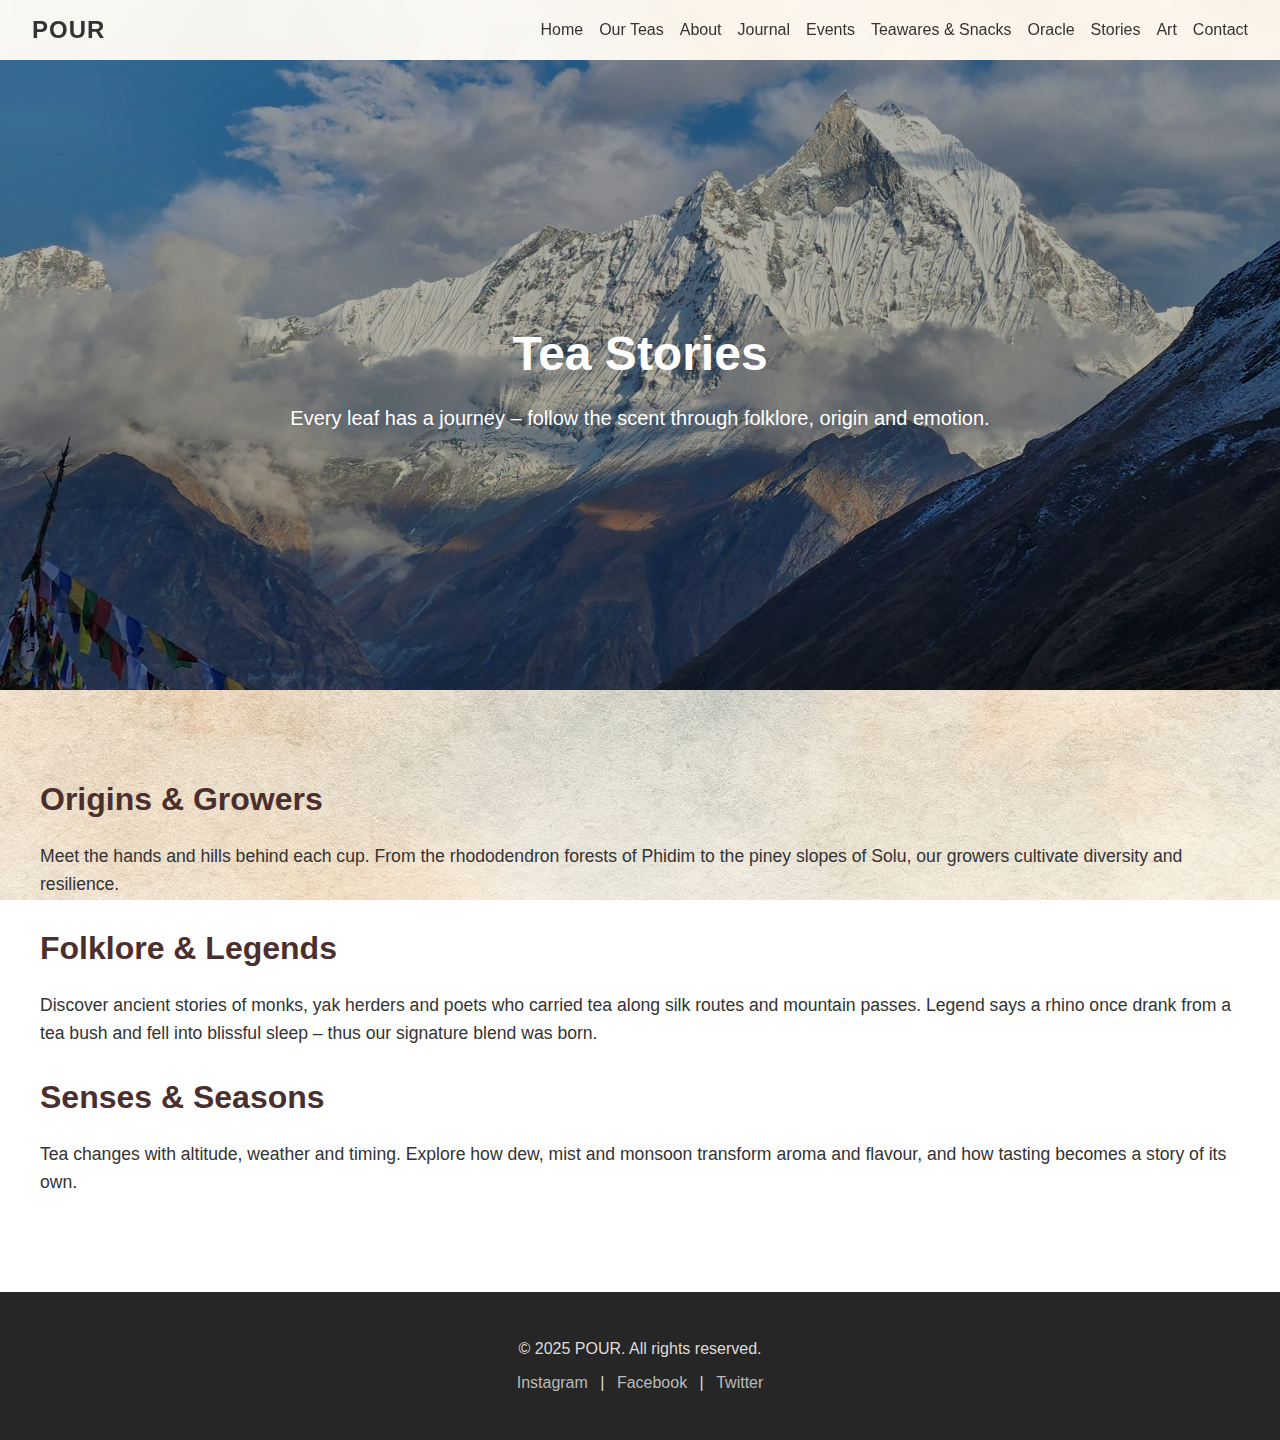
<file: stories.html>
<!DOCTYPE html>
<html lang="en">
<head>
  <meta charset="UTF-8" />
  <meta name="viewport" content="width=device-width, initial-scale=1.0" />
  <title>Tea Stories – POUR</title>
  <link rel="stylesheet" href="style.css" />
</head>
<body>
  <nav class="navbar">
    <div class="logo">POUR</div>
    <ul class="nav-links">
      <li><a href="index.html">Home</a></li>
      <li><a href="teas.html">Our Teas</a></li>
      <li><a href="about.html">About</a></li>
      <li><a href="journal.html">Journal</a></li>
      <li><a href="events.html">Events</a></li>
      <li><a href="teaware.html">Teawares &amp; Snacks</a></li>
      <li><a href="oracle.html">Oracle</a></li>
      <li><a href="stories.html">Stories</a></li>
      <li><a href="art.html">Art</a></li>
      <li><a href="contact.html">Contact</a></li>
    </ul>
  </nav>
  <!-- Stories hero draws on the panoramic vista of the Himalaya with prayer flags.  We crop the image lower
       to reveal the rooftops and settlements where stories are born. -->
  <header class="hero" style="background-image:url('walter-coppola-M-m-RPiJwFs-unsplash.jpg'); background-position:center 70%; background-size:cover;">
    <div class="hero-content">
      <h1>Tea Stories</h1>
      <p>Every leaf has a journey – follow the scent through folklore, origin and emotion.</p>
    </div>
  </header>
  <section class="section">
    <h2>Origins &amp; Growers</h2>
    <p>Meet the hands and hills behind each cup. From the rhododendron forests of Phidim to the piney slopes of
      Solu, our growers cultivate diversity and resilience.</p>
    <h2>Folklore &amp; Legends</h2>
    <p>Discover ancient stories of monks, yak herders and poets who carried tea along silk routes and mountain passes.
      Legend says a rhino once drank from a tea bush and fell into blissful sleep – thus our signature blend was
      born.</p>
    <h2>Senses &amp; Seasons</h2>
    <p>Tea changes with altitude, weather and timing. Explore how dew, mist and monsoon transform aroma and
      flavour, and how tasting becomes a story of its own.</p>
  </section>
  <footer class="footer">
    <p>&copy; 2025 POUR. All rights reserved.</p>
    <p>
      <a href="https://instagram.com">Instagram</a> |
      <a href="https://facebook.com">Facebook</a> |
      <a href="https://twitter.com">Twitter</a>
    </p>
  </footer>
</body>
</html>
</file>
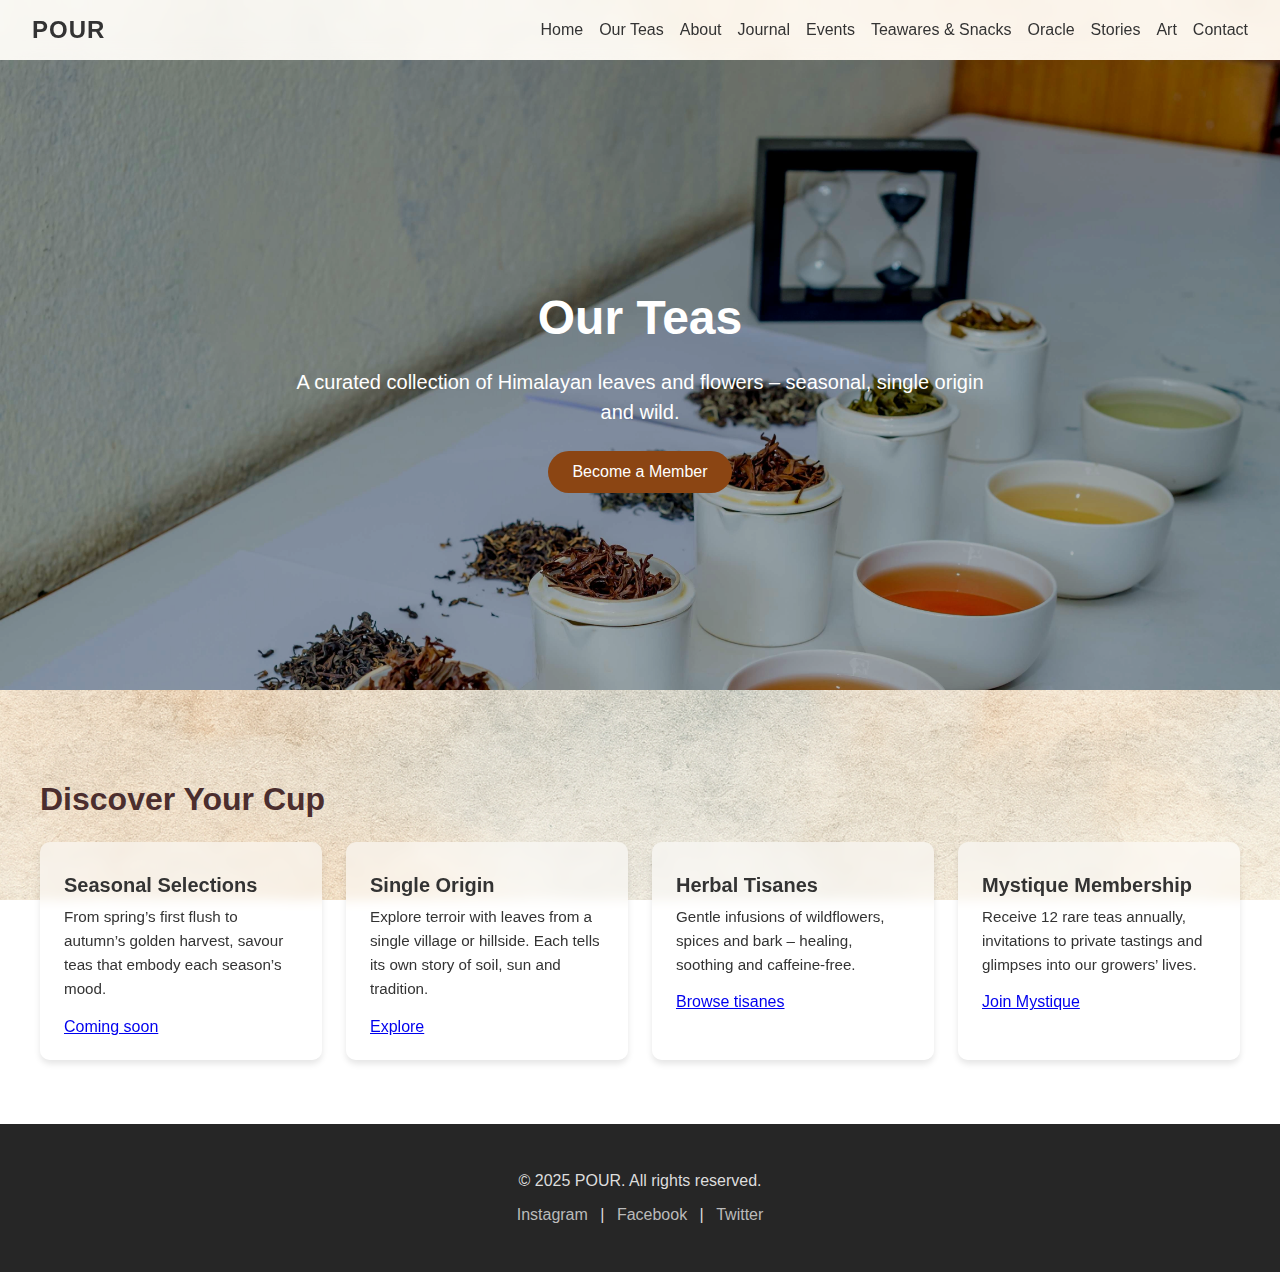
<file: teas.html>
<!DOCTYPE html>
<html lang="en">
<head>
  <meta charset="UTF-8" />
  <meta name="viewport" content="width=device-width, initial-scale=1.0" />
  <title>Our Teas – POUR</title>
  <link rel="stylesheet" href="style.css" />
</head>
<body>
  <nav class="navbar">
    <div class="logo">POUR</div>
    <ul class="nav-links">
      <li><a href="index.html">Home</a></li>
      <li><a href="teas.html">Our Teas</a></li>
      <li><a href="about.html">About</a></li>
      <li><a href="journal.html">Journal</a></li>
      <li><a href="events.html">Events</a></li>
      <li><a href="teaware.html">Teawares &amp; Snacks</a></li>
      <li><a href="oracle.html">Oracle</a></li>
      <li><a href="stories.html">Stories</a></li>
      <li><a href="art.html">Art</a></li>
      <li><a href="contact.html">Contact</a></li>
    </ul>
  </nav>
  <!-- For the tea collection page, we use a serene still life of teas and loose leaves.  The top of the image
       contains a faded wall, providing negative space for the headline. -->
  <header class="hero" style="background-image:url('nepal-tea-collective-OH33WkJM-zw-unsplash.jpg'); background-position:center top; background-size:cover;">
    <div class="hero-content">
      <h1>Our Teas</h1>
      <p>A curated collection of Himalayan leaves and flowers – seasonal, single origin and wild.</p>
      <a href="membership.html" class="cta">Become a Member</a>
    </div>
  </header>
  <section class="section">
    <h2>Discover Your Cup</h2>
    <div class="card-grid">
      <div class="card">
        <h3>Seasonal Selections</h3>
        <p>From spring’s first flush to autumn’s golden harvest, savour teas that embody each season’s mood.</p>
        <a href="#" class="button-link">Coming soon</a>
      </div>
      <div class="card">
        <h3>Single Origin</h3>
        <p>Explore terroir with leaves from a single village or hillside. Each tells its own story of soil, sun and tradition.</p>
        <a href="#" class="button-link">Explore</a>
      </div>
      <div class="card">
        <h3>Herbal Tisanes</h3>
        <p>Gentle infusions of wildflowers, spices and bark – healing, soothing and caffeine‑free.</p>
        <a href="#" class="button-link">Browse tisanes</a>
      </div>
      <div class="card">
        <h3>Mystique Membership</h3>
        <p>Receive 12 rare teas annually, invitations to private tastings and glimpses into our growers’ lives.</p>
        <a href="membership.html" class="button-link">Join Mystique</a>
      </div>
    </div>
  </section>
  <footer class="footer">
    <p>&copy; 2025 POUR. All rights reserved.</p>
    <p>
      <a href="https://instagram.com">Instagram</a> |
      <a href="https://facebook.com">Facebook</a> |
      <a href="https://twitter.com">Twitter</a>
    </p>
  </footer>
</body>
</html>
</file>
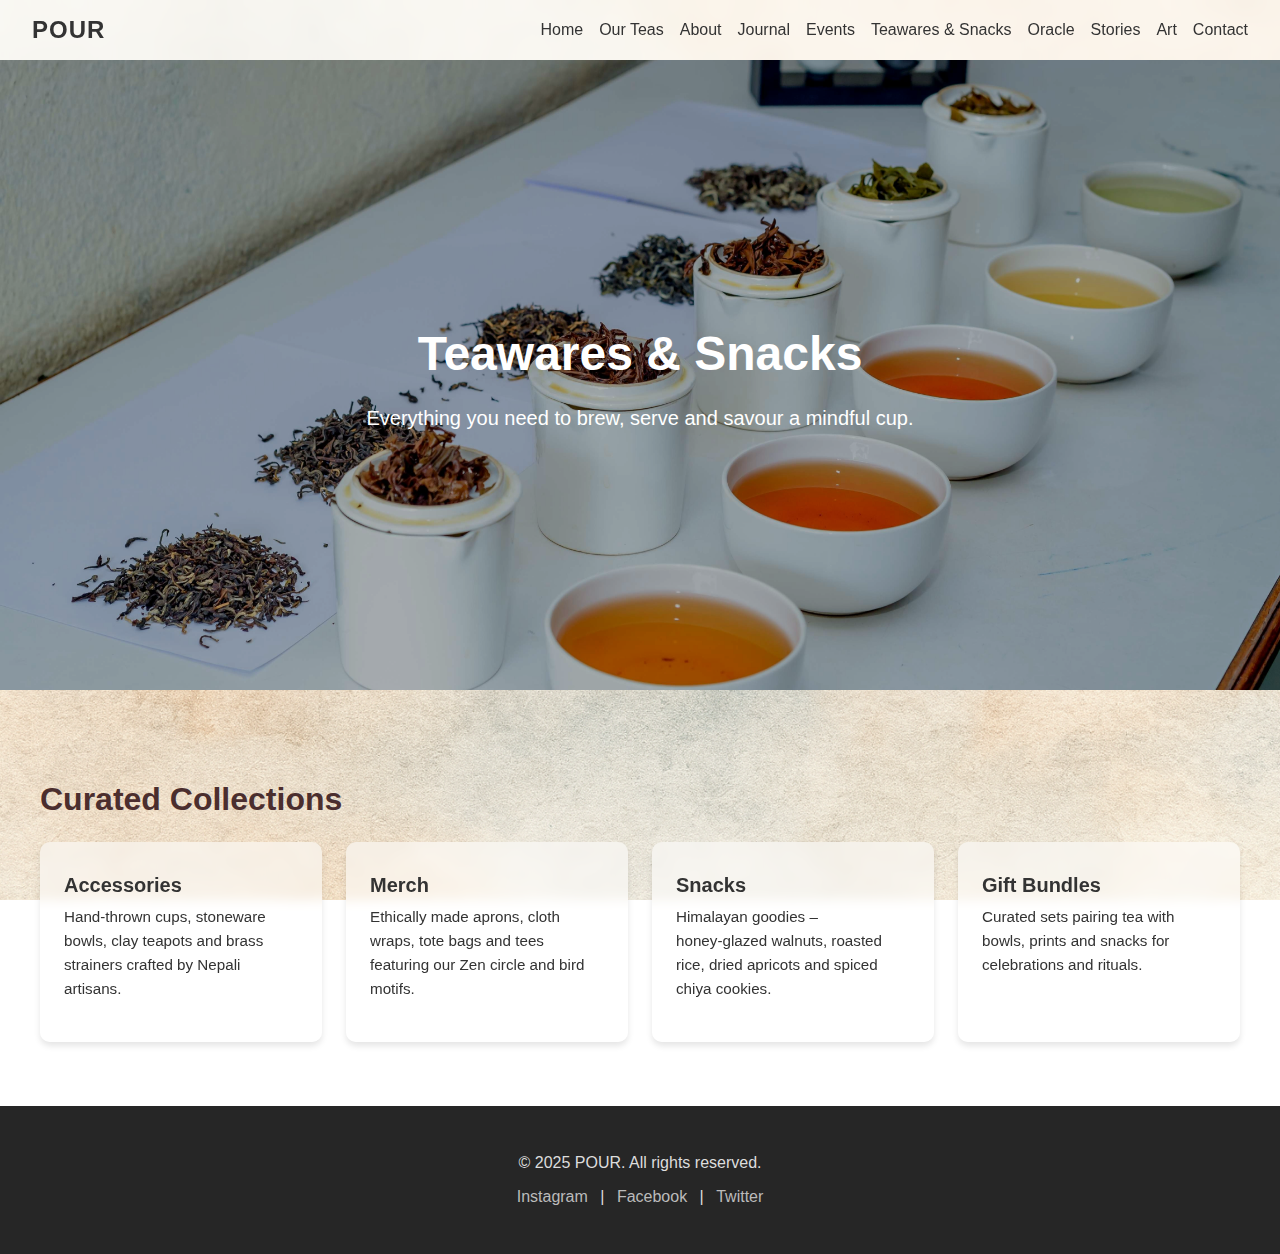
<file: teaware.html>
<!DOCTYPE html>
<html lang="en">
<head>
  <meta charset="UTF-8" />
  <meta name="viewport" content="width=device-width, initial-scale=1.0" />
  <title>Teawares &amp; Snacks – POUR</title>
  <link rel="stylesheet" href="style.css" />
</head>
<body>
  <nav class="navbar">
    <div class="logo">POUR</div>
    <ul class="nav-links">
      <li><a href="index.html">Home</a></li>
      <li><a href="teas.html">Our Teas</a></li>
      <li><a href="about.html">About</a></li>
      <li><a href="journal.html">Journal</a></li>
      <li><a href="events.html">Events</a></li>
      <li><a href="teaware.html">Teawares &amp; Snacks</a></li>
      <li><a href="oracle.html">Oracle</a></li>
      <li><a href="stories.html">Stories</a></li>
      <li><a href="art.html">Art</a></li>
      <li><a href="contact.html">Contact</a></li>
    </ul>
  </nav>
  <!-- Teaware hero features a close‑up of cups and teas on a pale tabletop.  We crop the image to leave plenty of
       breathing room for the headline. -->
  <header class="hero" style="background-image:url('nepal-tea-collective-OH33WkJM-zw-unsplash.jpg'); background-position:center 60%; background-size:cover;">
    <div class="hero-content">
      <h1>Teawares &amp; Snacks</h1>
      <p>Everything you need to brew, serve and savour a mindful cup.</p>
    </div>
  </header>
  <section class="section">
    <h2>Curated Collections</h2>
    <div class="card-grid">
      <div class="card">
        <h3>Accessories</h3>
        <p>Hand‑thrown cups, stoneware bowls, clay teapots and brass strainers crafted by Nepali artisans.</p>
      </div>
      <div class="card">
        <h3>Merch</h3>
        <p>Ethically made aprons, cloth wraps, tote bags and tees featuring our Zen circle and bird motifs.</p>
      </div>
      <div class="card">
        <h3>Snacks</h3>
        <p>Himalayan goodies – honey‑glazed walnuts, roasted rice, dried apricots and spiced chiya cookies.</p>
      </div>
      <div class="card">
        <h3>Gift Bundles</h3>
        <p>Curated sets pairing tea with bowls, prints and snacks for celebrations and rituals.</p>
      </div>
    </div>
  </section>
  <footer class="footer">
    <p>&copy; 2025 POUR. All rights reserved.</p>
    <p>
      <a href="https://instagram.com">Instagram</a> |
      <a href="https://facebook.com">Facebook</a> |
      <a href="https://twitter.com">Twitter</a>
    </p>
  </footer>
</body>
</html>
</file>
<file: style.css>
/* POUR Website Global Styles – Inspired Watercolor Edition */

/* Reset margins and apply a modern, legible font family.  The body background
   uses our scanned watercolor paper texture to create a unified, tactile
   surface across the entire site.  By fixing the background we allow
   content to scroll over the paper rather than dragging the paper along. */
body {
  margin: 0;
  padding: 0;
  font-family: -apple-system, BlinkMacSystemFont, "Segoe UI", Roboto,
    "Helvetica Neue", Arial, sans-serif;
  color: #333;
  background: url('02cb08f1-5daf-42b4-83ee-00e047bcaafa.png') no-repeat center/
    cover fixed;
}

/* Sticky navigation bar with a frosted glass effect.  The translucent white
   allows the watercolor paper to show through while ensuring text remains
   readable. */
.navbar {
  display: flex;
  justify-content: space-between;
  align-items: center;
  padding: 1rem 2rem;
  position: sticky;
  top: 0;
  z-index: 1000;
  background: rgba(255, 255, 255, 0.5);
  backdrop-filter: blur(8px);
}

.navbar .logo {
  font-size: 1.5rem;
  font-weight: 600;
  letter-spacing: 1px;
}

.navbar .nav-links {
  list-style: none;
  margin: 0;
  padding: 0;
  display: flex;
  gap: 1rem;
}

.navbar .nav-links li a {
  text-decoration: none;
  color: #333;
  font-weight: 500;
  transition: color 0.2s ease;
}

.navbar .nav-links li a:hover {
  color: #8b4513; /* warm tea tone on hover */
}

/* Hero sections cover most of the viewport height and are centred.  We apply
   a gentle dark overlay so the headline and subhead remain legible over
   detailed photography. */
.hero {
  position: relative;
  height: 70vh;
  display: flex;
  align-items: center;
  justify-content: center;
  text-align: center;
  color: #fff;
  overflow: hidden;
}

/* Lightened overlay for hero backgrounds.  A lower opacity preserves the
   softness of underlying paintings and photographs while still improving
   contrast for text. */
.hero::after {
  content: "";
  position: absolute;
  top: 0;
  left: 0;
  width: 100%;
  height: 100%;
  background: rgba(0, 0, 0, 0.3);
}

.hero-content {
  position: relative;
  max-width: 700px;
  padding: 0 1rem;
  z-index: 1;
}

.hero-content h1 {
  font-size: 3rem;
  margin-bottom: 0.5rem;
  line-height: 1.2;
}

.hero-content p {
  font-size: 1.25rem;
  margin-bottom: 1.5rem;
  line-height: 1.5;
}

.cta {
  display: inline-block;
  padding: 0.75rem 1.5rem;
  background: #8b4513;
  color: #fff;
  border-radius: 9999px;
  text-decoration: none;
  font-weight: 500;
  transition: background 0.3s ease;
}

.cta:hover {
  background: #a0522d;
}

/* Generic section styling with ample whitespace to evoke calm and spaciousness. */
.section {
  padding: 4rem 1rem;
  max-width: 1200px;
  margin: 0 auto;
}

.section h2 {
  font-size: 2rem;
  margin-bottom: 1.5rem;
  color: #4b2e2e;
}

.section p {
  font-size: 1.1rem;
  line-height: 1.6;
  margin-bottom: 2rem;
}

/* Card grid for feature highlights.  Each card uses a semi‑transparent
   background and a subtle drop shadow.  Images are desaturated and warmed
   slightly to harmonize with our watercolor palette. */
.card-grid {
  display: grid;
  grid-template-columns: repeat(auto-fit, minmax(250px, 1fr));
  gap: 1.5rem;
}

.card {
  background: rgba(255, 255, 255, 0.55);
  backdrop-filter: blur(6px);
  border-radius: 10px;
  padding: 1.5rem;
  text-align: left;
  box-shadow: 0 4px 6px rgba(0, 0, 0, 0.1);
  transition: transform 0.3s ease, box-shadow 0.3s ease;
}

.card:hover {
  transform: translateY(-5px);
  box-shadow: 0 10px 15px rgba(0, 0, 0, 0.15);
}

.card img {
  width: 100%;
  height: 160px;
  object-fit: cover;
  border-radius: 6px;
  margin-bottom: 0.75rem;
  filter: saturate(0.7) contrast(0.85) brightness(1.1) sepia(0.15);
}

.card h3 {
  font-size: 1.25rem;
  margin: 0.5rem 0;
  color: #333;
}

.card p {
  font-size: 0.95rem;
  margin: 0 0 1rem 0;
}

/* Footer styling.  A dark backdrop anchors the page and provides a clear
   termination point. */
.footer {
  background: rgba(0, 0, 0, 0.85);
  color: #ddd;
  padding: 2rem 1rem;
  text-align: center;
}

.footer a {
  color: #bbb;
  margin: 0 0.5rem;
  text-decoration: none;
  transition: color 0.2s ease;
}

.footer a:hover {
  color: #fff;
}
</file>
